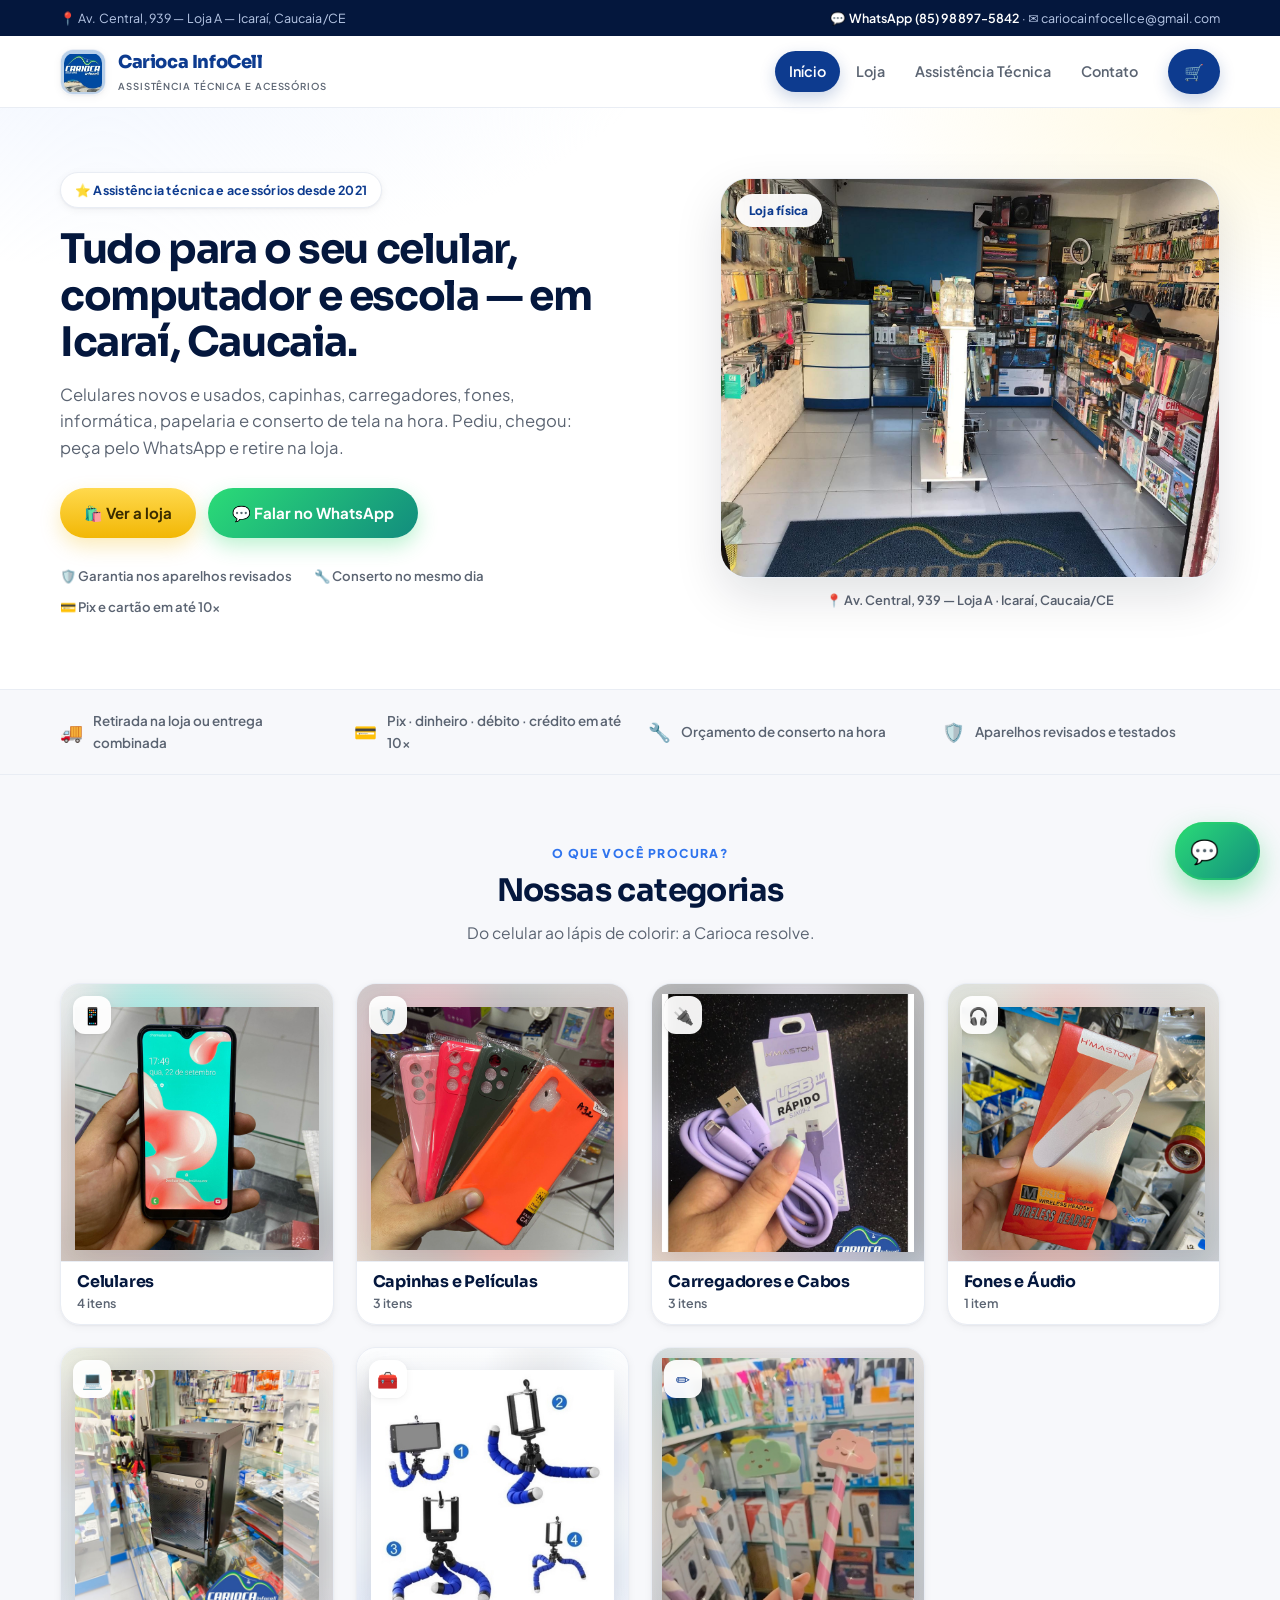
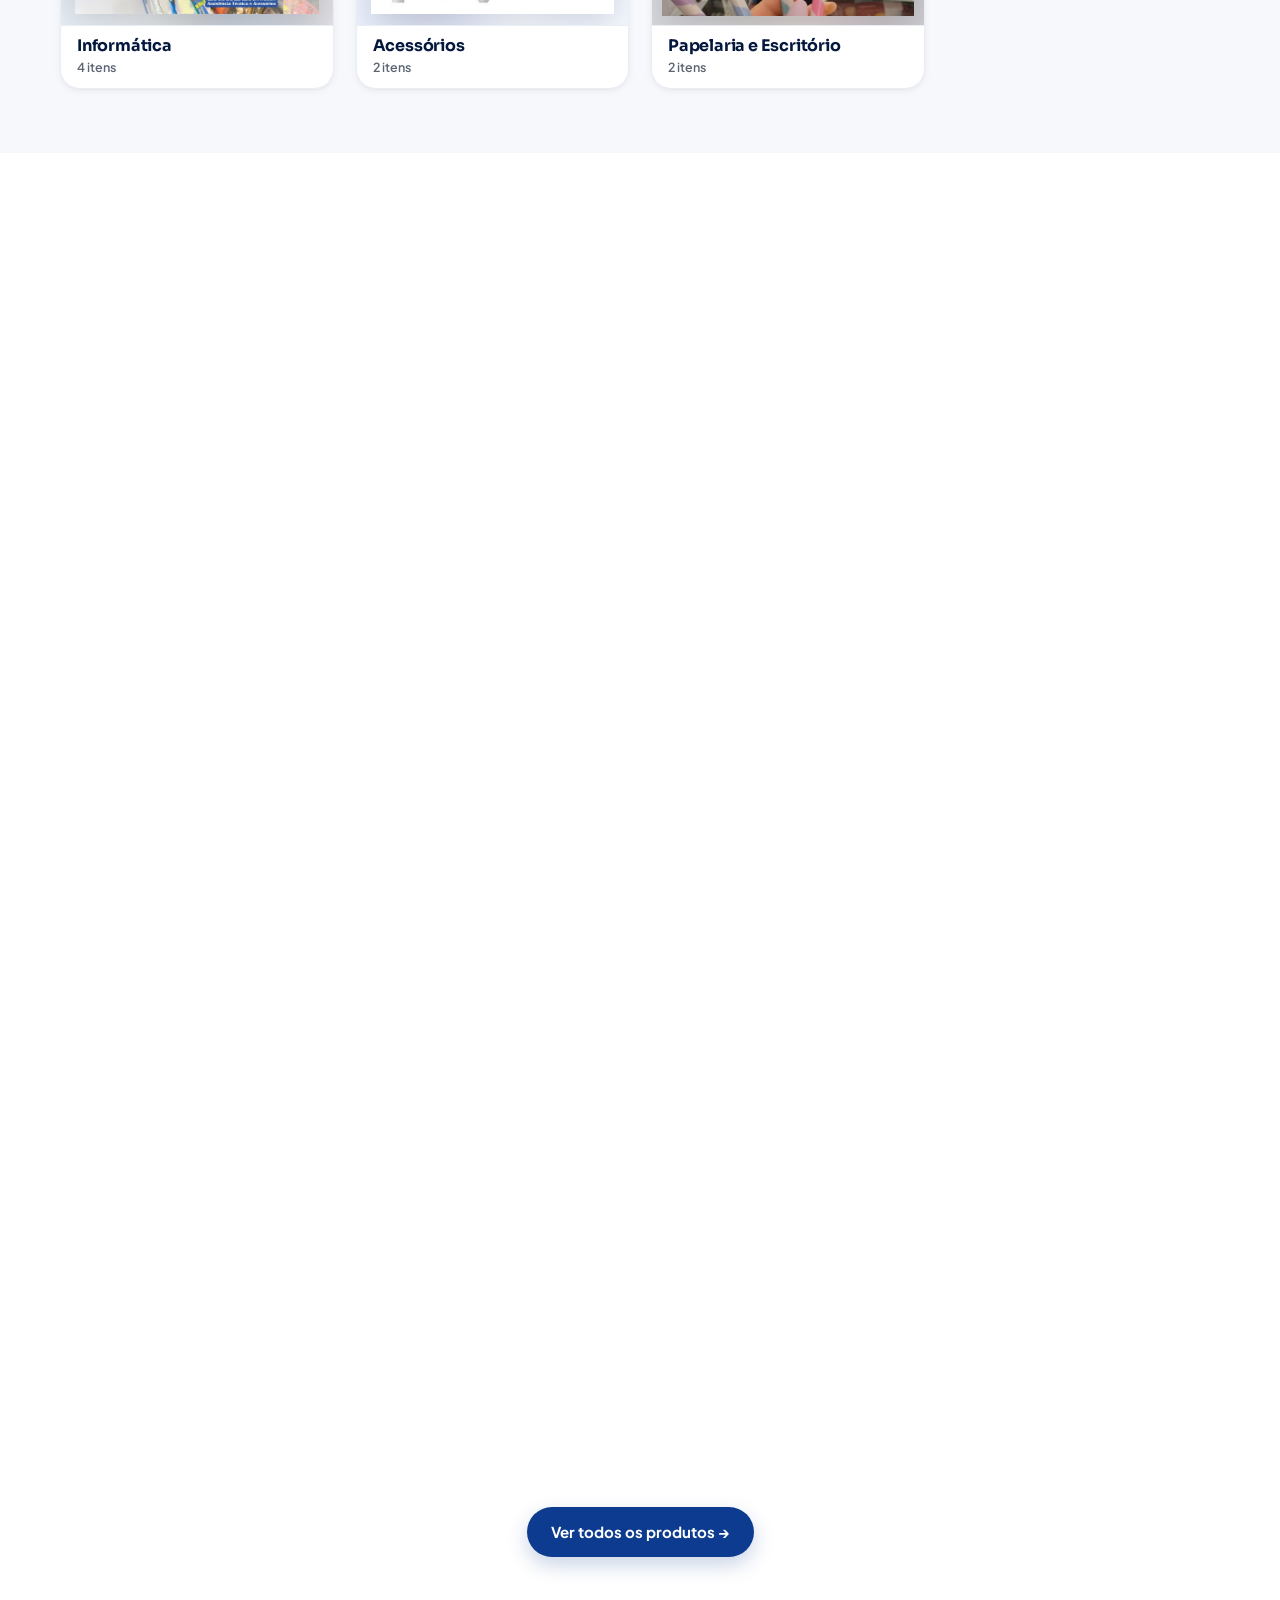
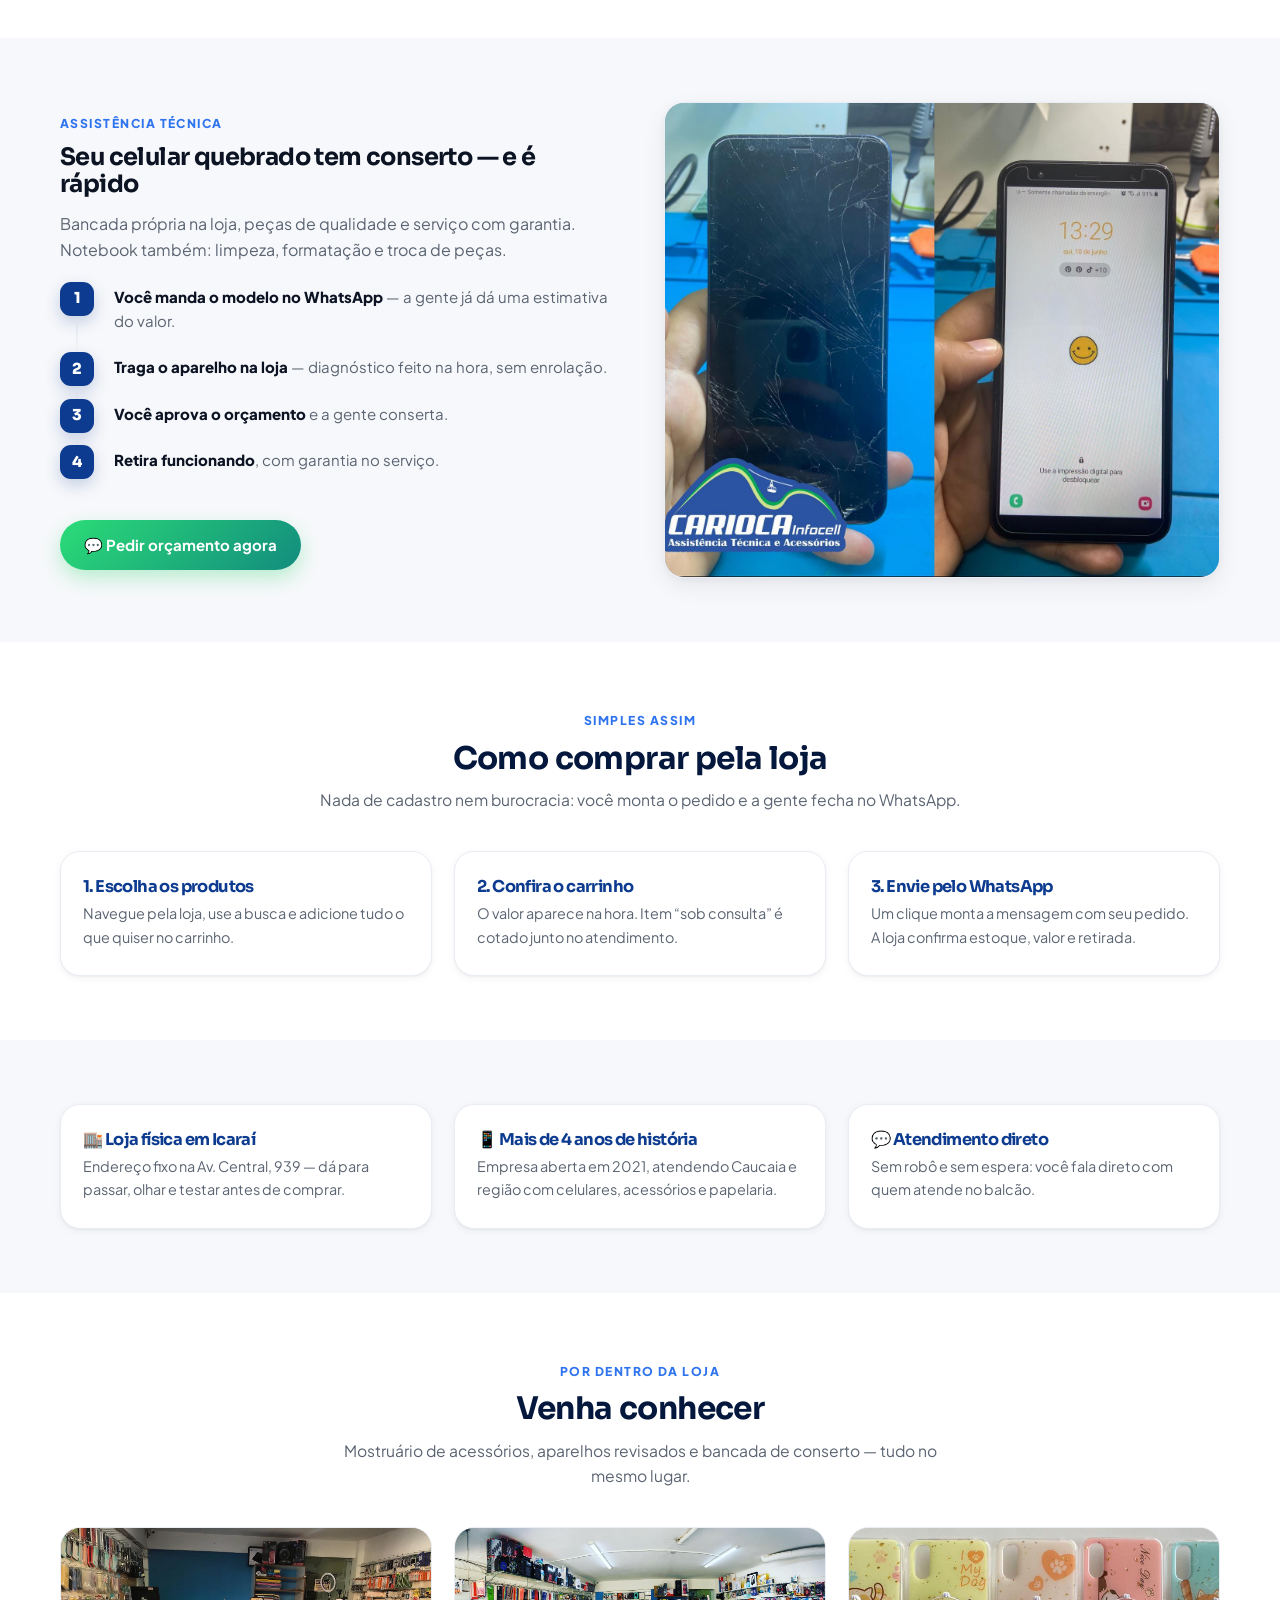
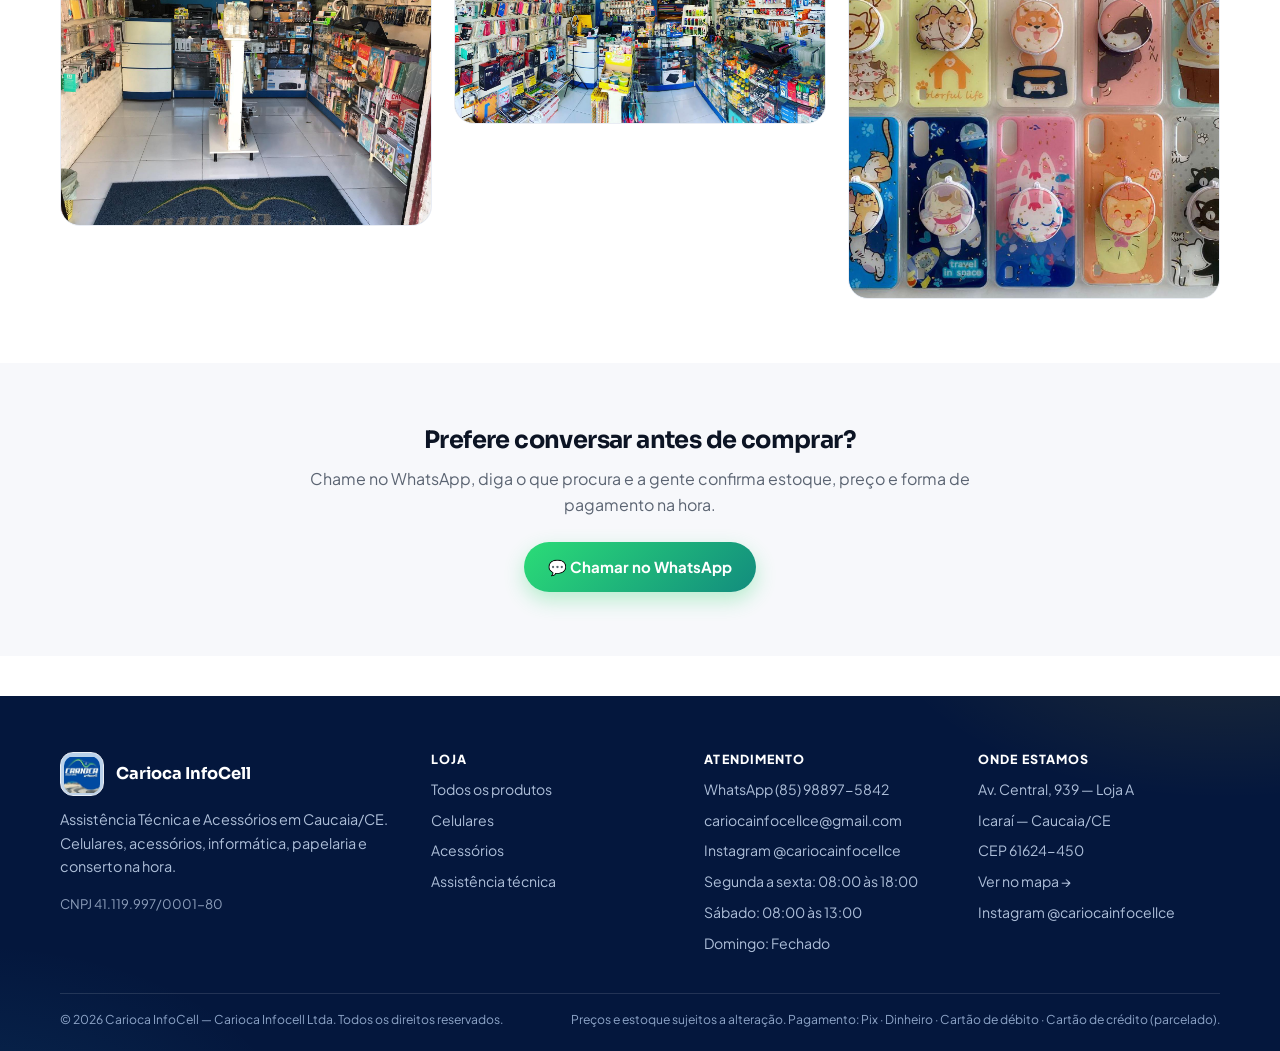
<file: index.html>
<!DOCTYPE html>
<html lang="pt-BR">
<head>
<meta charset="utf-8">
<meta name="viewport" content="width=device-width,initial-scale=1">
<title>Carioca InfoCell — Celulares, Acessórios e Assistência Técnica em Caucaia/CE</title>
<meta name="description" content="Carioca InfoCell: celulares novos e usados, capinhas, carregadores, fones, informática, papelaria e assistência técnica em Icaraí, Caucaia/CE. Peça pelo WhatsApp.">
<meta name="theme-color" content="#0d3b8f">
<meta property="og:title" content="Carioca InfoCell — Loja e Assistência Técnica em Caucaia/CE">
<meta property="og:description" content="Celulares, acessórios, informática e conserto na hora. Av. Central, 939 — Icaraí, Caucaia/CE.">
<meta property="og:type" content="website">
<link rel="icon" href="assets/img/logo.jpg">
<link rel="stylesheet" href="assets/css/style.css?v=7">
</head>
<body data-page="inicio">
<div id="topo"></div>

<!-- HERO -->
<section class="hero">
  <span class="hero-glow" aria-hidden="true"></span>
  <div class="wrap">
    <div class="hero-txt">
      <span class="selo">⭐ Assistência técnica e acessórios desde 2021</span>
      <h1>Tudo para o seu celular, computador e escola — em Icaraí, Caucaia.</h1>
      <p>Celulares novos e usados, capinhas, carregadores, fones, informática, papelaria e conserto de tela na hora. Pediu, chegou: peça pelo WhatsApp e retire na loja.</p>
      <div class="hero-btns">
        <a class="btn btn-amarelo" href="loja.html">🛍️ Ver a loja</a>
        <a class="btn btn-zap" target="_blank" rel="noopener" href="#" id="zapHero">💬 Falar no WhatsApp</a>
      </div>
      <div class="hero-selos">
        <span>🛡️ Garantia nos aparelhos revisados</span>
        <span>🔧 Conserto no mesmo dia</span>
        <span>💳 Pix e cartão em até 10x</span>
      </div>
    </div>

    <!-- a foto aparece INTEIRA: a imagem fica por cima de uma cópia desfocada dela mesma -->
    <div class="hero-card">
      <span class="nota">Loja física</span>
      <div class="foto">
        <span class="foto-bg" style="background-image:url(&quot;assets/img/loja-interior.jpg&quot;)" aria-hidden="true"></span>
        <img src="assets/img/loja-interior.jpg" alt="Interior da loja Carioca InfoCell, com as prateleiras de acessórios e o balcão" decoding="async">
      </div>
      <span class="local">📍 Av. Central, 939 — Loja A · Icaraí, Caucaia/CE</span>
    </div>
  </div>
</section>

<!-- VANTAGENS -->
<div class="faixa"><div class="wrap">
  <div class="faixa-item"><i>🚚</i><span>Retirada na loja ou entrega combinada</span></div>
  <div class="faixa-item"><i>💳</i><span>Pix · dinheiro · débito · crédito em até 10x</span></div>
  <div class="faixa-item"><i>🔧</i><span>Orçamento de conserto na hora</span></div>
  <div class="faixa-item"><i>🛡️</i><span>Aparelhos revisados e testados</span></div>
</div></div>

<!-- CATEGORIAS -->
<section class="alt">
  <div class="wrap">
    <div class="titulo">
      <span class="kicker">O que você procura?</span>
      <h2>Nossas categorias</h2>
      <p>Do celular ao lápis de colorir: a Carioca resolve.</p>
    </div>
    <div class="grade g4" id="categorias"></div>
  </div>
</section>

<!-- DESTAQUES -->
<section>
  <div class="wrap">
    <div class="titulo">
      <span class="kicker">Ofertas da semana</span>
      <h2>Destaques da loja</h2>
      <p>Preços de hoje — estoque gira rápido, confirme pelo WhatsApp.</p>
    </div>
    <div class="grade g4" id="destaques"></div>
    <p style="text-align:center;margin-top:34px">
      <a class="btn btn-azul" href="loja.html">Ver todos os produtos →</a>
    </p>
  </div>
</section>

<!-- ASSISTÊNCIA TÉCNICA -->
<section class="alt">
  <div class="wrap two">
    <div>
      <span class="kicker-claro">Assistência técnica</span>
      <h2>Seu celular quebrado tem conserto — e é rápido</h2>
      <p style="color:var(--txt-2)">Bancada própria na loja, peças de qualidade e serviço com garantia. Notebook também: limpeza, formatação e troca de peças.</p>
      <ol class="passos">
        <li><b>Você manda o modelo no WhatsApp</b> — a gente já dá uma estimativa do valor.</li>
        <li><b>Traga o aparelho na loja</b> — diagnóstico feito na hora, sem enrolação.</li>
        <li><b>Você aprova o orçamento</b> e a gente conserta.</li>
        <li><b>Retira funcionando</b>, com garantia no serviço.</li>
      </ol>
      <a class="btn btn-zap" target="_blank" rel="noopener" href="#" id="zapServico">💬 Pedir orçamento agora</a>
    </div>
    <div class="foto" style="aspect-ratio:7/6">
      <span class="foto-bg" style="background-image:url(&quot;assets/img/assistencia-tela.jpg&quot;)" aria-hidden="true"></span>
      <img src="assets/img/assistencia-tela.jpg" alt="Celular com a tela quebrada e o mesmo aparelho depois do conserto" decoding="async">
    </div>
  </div>
</section>

<!-- COMO COMPRAR -->
<section>
  <div class="wrap">
    <div class="titulo">
      <span class="kicker">Simples assim</span>
      <h2>Como comprar pela loja</h2>
      <p>Nada de cadastro nem burocracia: você monta o pedido e a gente fecha no WhatsApp.</p>
    </div>
    <div class="grade g3">
      <div class="servico"><h3>1. Escolha os produtos</h3><p>Navegue pela loja, use a busca e adicione tudo o que quiser no carrinho.</p></div>
      <div class="servico"><h3>2. Confira o carrinho</h3><p>O valor aparece na hora. Item “sob consulta” é cotado junto no atendimento.</p></div>
      <div class="servico"><h3>3. Envie pelo WhatsApp</h3><p>Um clique monta a mensagem com seu pedido. A loja confirma estoque, valor e retirada.</p></div>
    </div>
  </div>
</section>

<!-- CONFIANÇA -->
<section class="alt">
  <div class="wrap">
    <div class="grade g3">
      <div class="servico"><h3>🏬 Loja física em Icaraí</h3><p>Endereço fixo na Av. Central, 939 — dá para passar, olhar e testar antes de comprar.</p></div>
      <div class="servico"><h3>📱 Mais de 4 anos de história</h3><p>Empresa aberta em 2021, atendendo Caucaia e região com celulares, acessórios e papelaria.</p></div>
      <div class="servico"><h3>💬 Atendimento direto</h3><p>Sem robô e sem espera: você fala direto com quem atende no balcão.</p></div>
    </div>
  </div>
</section>

<!-- GALERIA DA LOJA -->
<section>
  <div class="wrap">
    <div class="titulo">
      <span class="kicker">Por dentro da loja</span>
      <h2>Venha conhecer</h2>
      <p>Mostruário de acessórios, aparelhos revisados e bancada de conserto — tudo no mesmo lugar.</p>
    </div>
    <div class="grade g3 galeria">
      <div class="foto">
        <span class="foto-bg" style="background-image:url(&quot;assets/img/loja-interior.jpg&quot;)" aria-hidden="true"></span>
        <img src="assets/img/loja-interior.jpg" alt="Interior da loja Carioca InfoCell, com o balcão e os produtos" loading="lazy" decoding="async">
      </div>
      <div class="foto">
        <span class="foto-bg" style="background-image:url(&quot;assets/img/loja-prateleiras.jpg&quot;)" aria-hidden="true"></span>
        <img src="assets/img/loja-prateleiras.jpg" alt="Prateleiras com acessórios e produtos organizados na loja" loading="lazy" decoding="async">
      </div>
      <div class="foto">
        <span class="foto-bg" style="background-image:url(&quot;assets/img/capinhas-animais.jpg&quot;)" aria-hidden="true"></span>
        <img src="assets/img/capinhas-animais.jpg" alt="Capinhas de celular coloridas expostas na loja" loading="lazy" decoding="async">
      </div>
    </div>
  </div>
</section>

<!-- CTA -->
<section class="alt">
  <div class="wrap" style="text-align:center;max-width:760px">
    <h2>Prefere conversar antes de comprar?</h2>
    <p style="color:var(--txt-2);margin:0 auto 24px">Chame no WhatsApp, diga o que procura e a gente confirma estoque, preço e forma de pagamento na hora.</p>
    <a class="btn btn-zap" target="_blank" rel="noopener" href="#" id="zapCta">💬 Chamar no WhatsApp</a>
  </div>
</section>

<div id="rodape"></div>
<div id="toast" class="toast"></div>

<script src="assets/js/config.js"></script>
<script src="assets/js/catalogo.js"></script>
<script src="assets/js/app.js"></script>
<script>
  document.addEventListener("DOMContentLoaded", function () {
    var z = function (t) { return "https://wa.me/" + LOJA.whatsapp + "?text=" + encodeURIComponent(t); };
    document.getElementById("zapHero").href = z("Olá! Vim pelo site da Carioca InfoCell e quero saber mais.");
    document.getElementById("zapServico").href = z("Olá! Preciso de um orçamento de conserto. Aparelho: ");
    document.getElementById("zapCta").href = z("Olá! Vim pelo site da Carioca InfoCell e tenho uma dúvida.");
  });
</script>
</body>
</html>
</file>
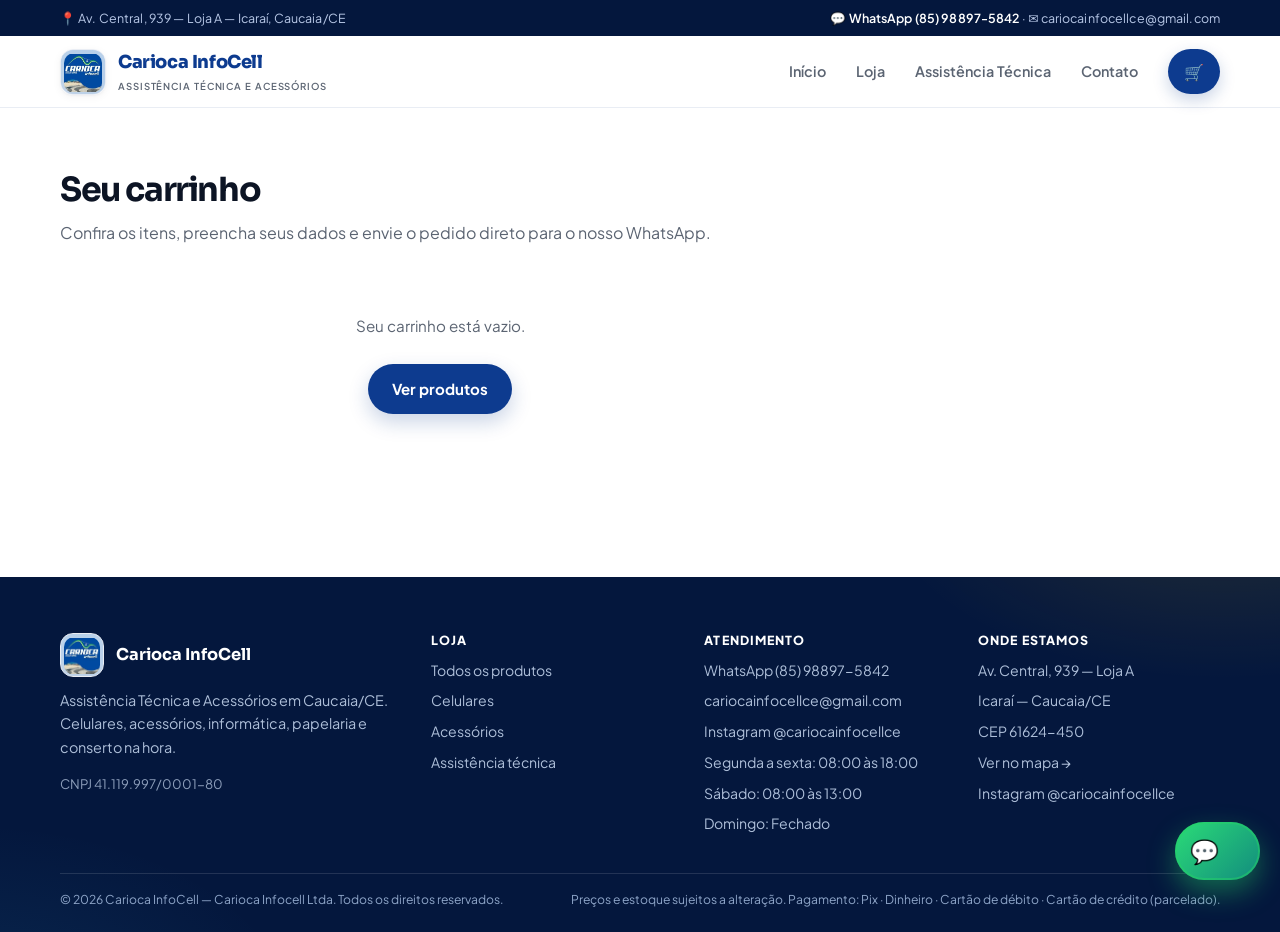
<file: carrinho.html>
<!DOCTYPE html>
<html lang="pt-BR">
<head>
<meta charset="utf-8">
<meta name="viewport" content="width=device-width,initial-scale=1">
<title>Carrinho e pedido — Carioca InfoCell</title>
<meta name="description" content="Finalize seu pedido na Carioca InfoCell e envie pelo WhatsApp.">
<meta name="theme-color" content="#0d3b8f">
<meta name="robots" content="noindex">
<link rel="icon" href="assets/img/logo.jpg">
<link rel="stylesheet" href="assets/css/style.css?v=7">
</head>
<body data-page="carrinho">
<div id="topo"></div>

<section>
  <div class="wrap">
    <h1 style="font-size:clamp(1.7rem,2.6vw,2.2rem)">Seu carrinho</h1>
    <p style="color:var(--txt-2);margin-top:-6px">Confira os itens, preencha seus dados e envie o pedido direto para o nosso WhatsApp.</p>
    <div class="carrinho-grid" style="margin-top:24px">
      <div>
        <div id="carrinhoPalco"></div>
      </div>
      <div id="ladoCheckout">
        <div class="resumo">
          <h3 style="margin-top:0">Resumo do pedido</h3>
          <div class="linha"><span>Subtotal</span><span id="subtotal">R$ 0,00</span></div>
          <div class="linha"><span>Entrega</span><span>Combinada no WhatsApp</span></div>
          <div class="total"><span>Total</span><span id="total">R$ 0,00</span></div>
          <p class="aviso" id="obsSemPreco" style="display:none;margin-top:12px">
            Há itens <b>sob consulta</b> no carrinho: o valor deles é informado no WhatsApp.
          </p>

          <div style="border-top:1px solid var(--linha);margin-top:16px;padding-top:16px">
            <h3 style="margin:0 0 12px;font-size:1rem">Seus dados</h3>
            <div class="campo"><label for="nome">Nome completo *</label><input id="nome" autocomplete="name" placeholder="Como devemos te chamar?"></div>
            <div class="campo"><label for="fone">WhatsApp / telefone *</label><input id="fone" inputmode="tel" autocomplete="tel" placeholder="(85) 9 0000-0000"></div>
            <div class="campo"><label for="entrega">Como quer receber?</label>
              <select id="entrega">
                <option>Retirar na loja (Icaraí, Caucaia)</option>
                <option>Entrega em Caucaia — combinar no WhatsApp</option>
                <option>Entrega em outra cidade — combinar frete</option>
              </select>
            </div>
            <div class="campo"><label for="pagamento">Forma de pagamento</label>
              <select id="pagamento">
                <option>Pix</option>
                <option>Dinheiro</option>
                <option>Cartão de débito</option>
                <option>Cartão de crédito (parcelado)</option>
                <option>A combinar</option>
              </select>
            </div>
            <div class="campo"><label for="obs">Observação (opcional)</label><textarea id="obs" rows="2" placeholder="Ex.: preciso de película para o mesmo aparelho"></textarea></div>
          </div>

          <button class="btn btn-zap" id="enviar" style="width:100%;justify-content:center;margin-top:6px">💬 Enviar pedido no WhatsApp</button>
          <p style="font-size:.78rem;color:var(--txt-2);margin:10px 0 0">
            Ao enviar, abrimos o WhatsApp com o resumo do pedido pronto. Nada é cobrado automaticamente —
            a confirmação de estoque e valor final é feita no atendimento.
          </p>
        </div>
      </div>
    </div>
  </div>
</section>

<div id="rodape"></div>
<div id="toast" class="toast"></div>
<script src="assets/js/config.js"></script>
<script src="assets/js/catalogo.js"></script>
<script src="assets/js/app.js"></script>
</body>
</html>
</file>
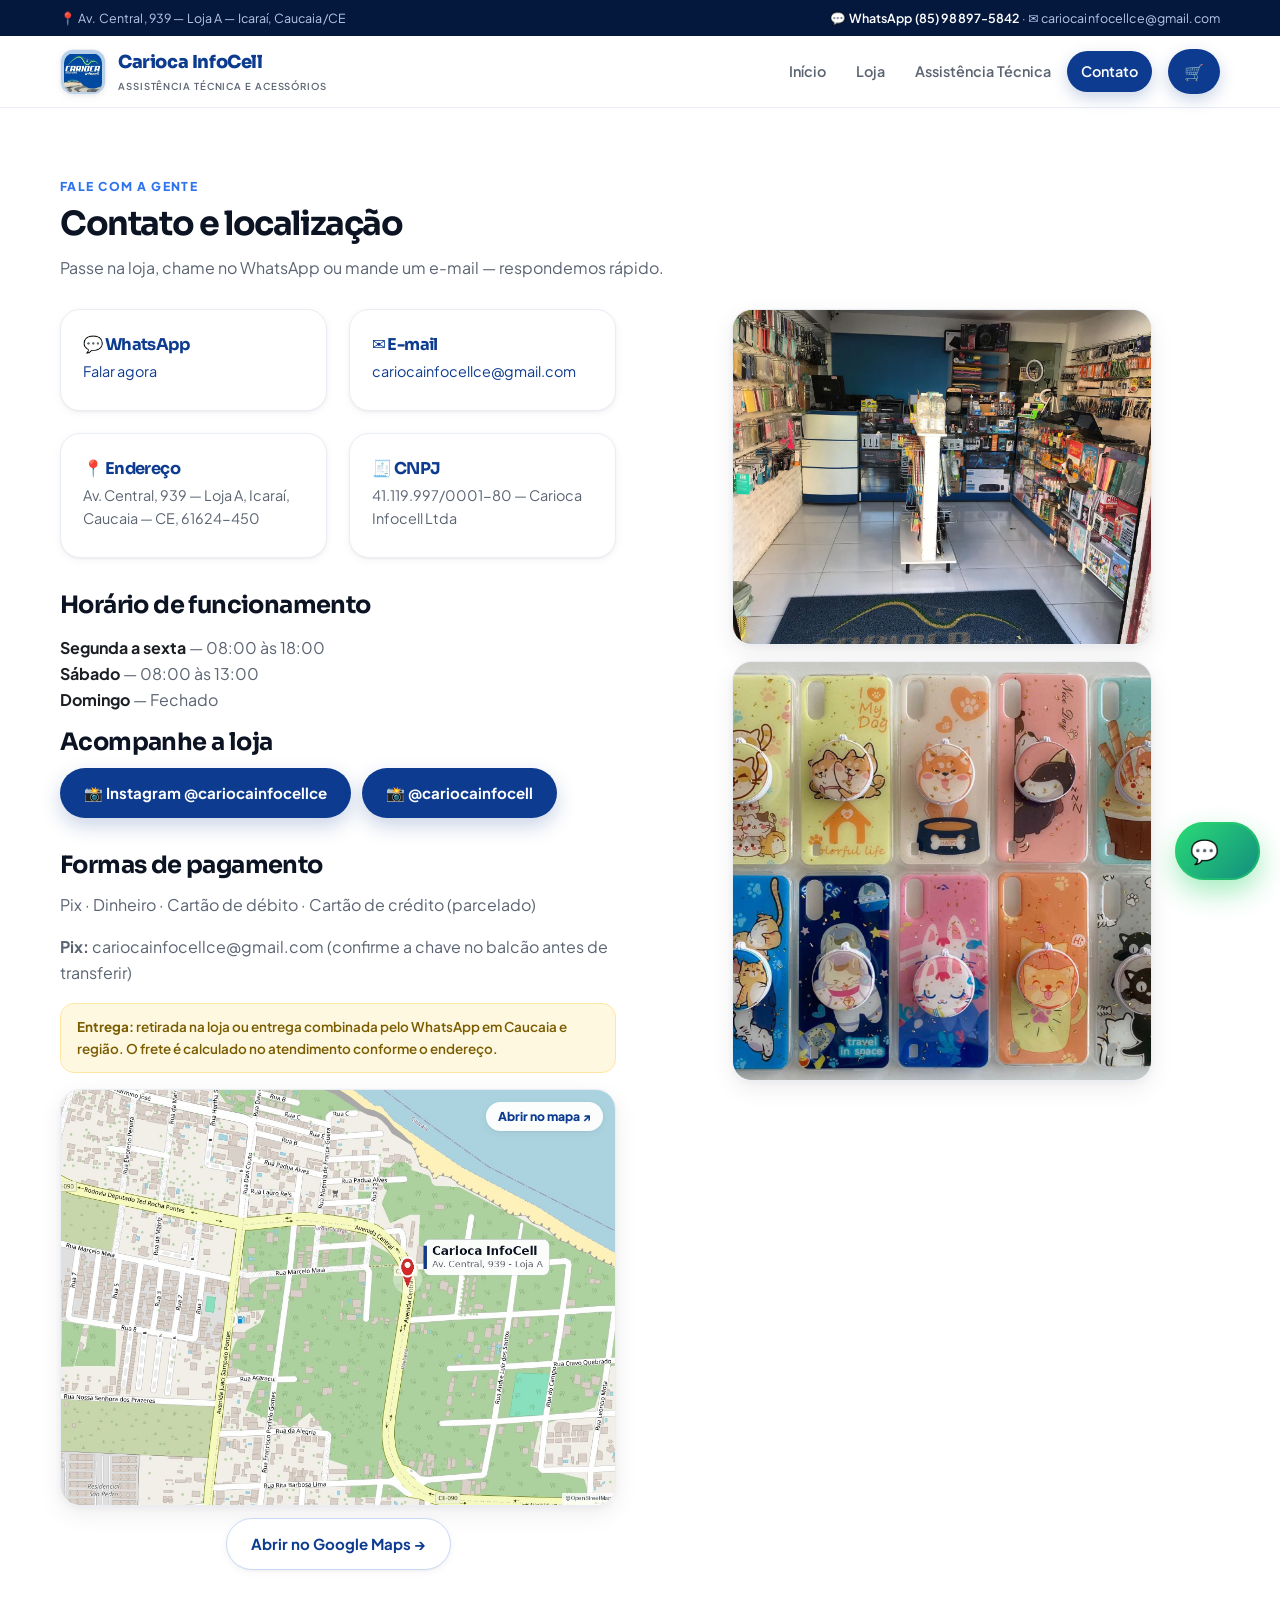
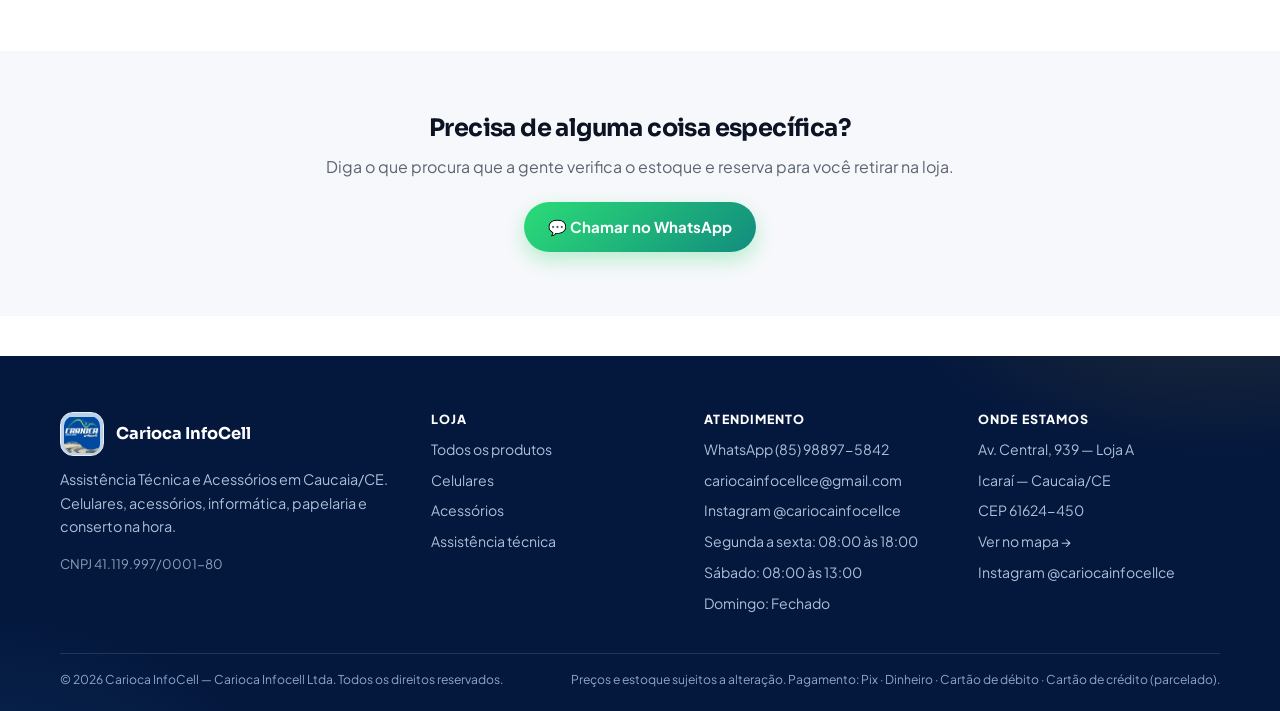
<file: contato.html>
<!DOCTYPE html>
<html lang="pt-BR">
<head>
<meta charset="utf-8">
<meta name="viewport" content="width=device-width,initial-scale=1">
<title>Contato e localização — Carioca InfoCell | Icaraí, Caucaia/CE</title>
<meta name="description" content="Av. Central, 939 — Loja A, Icaraí, Caucaia/CE. WhatsApp, e-mail, horários e Instagram da Carioca InfoCell.">
<meta name="theme-color" content="#0d3b8f">
<link rel="icon" href="assets/img/logo.jpg">
<link rel="stylesheet" href="assets/css/style.css?v=7">
</head>
<body data-page="contato">
<div id="topo"></div>

<section>
  <div class="wrap">
    <span class="kicker-claro">Fale com a gente</span>
    <h1 style="font-size:clamp(1.7rem,2.6vw,2.2rem)">Contato e localização</h1>
    <p style="color:var(--txt-2);margin-top:-6px">Passe na loja, chame no WhatsApp ou mande um e-mail — respondemos rápido.</p>

    <div class="two" style="margin-top:28px;align-items:start">
      <div>
        <div class="grade g3" style="grid-template-columns:1fr 1fr">
          <div class="servico"><h3>💬 WhatsApp</h3><p><a id="zapLink" target="_blank" rel="noopener" href="#">Falar agora</a></p></div>
          <div class="servico"><h3>✉️ E-mail</h3><p><a id="mailLink" href="#">Carregando…</a></p></div>
          <div class="servico"><h3>📍 Endereço</h3><p id="endTxt"></p></div>
          <div class="servico"><h3>🧾 CNPJ</h3><p id="cnpjTxt"></p></div>
        </div>

        <h2 style="margin-top:34px">Horário de funcionamento</h2>
        <ul style="list-style:none;padding:0;color:#5b6472" id="horarios"></ul>

        <h2>Acompanhe a loja</h2>
        <p>
          <a class="btn btn-azul" target="_blank" rel="noopener" id="ig1">📸 Instagram @cariocainfocellce</a>
          <a class="btn btn-azul" target="_blank" rel="noopener" id="ig2" style="margin-left:8px">📸 @cariocainfocell</a>
        </p>

        <h2 style="margin-top:34px">Formas de pagamento</h2>
        <p style="color:#5b6472" id="pags"></p>
        <p style="color:#5b6472"><b>Pix:</b> <span id="pixTxt"></span> (confirme a chave no balcão antes de transferir)</p>

        <div class="aviso" style="margin-top:18px">
          <b>Entrega:</b> retirada na loja ou entrega combinada pelo WhatsApp em Caucaia e região.
          O frete é calculado no atendimento conforme o endereço.
        </div>

        <a class="mapa" id="mapaImg" target="_blank" rel="noopener" href="#" aria-label="Abrir a localização no Google Maps">
          <img src="assets/img/mapa-loja.jpg?v=2" alt="Mapa da localização da Carioca InfoCell na Av. Central, 939, Icaraí, Caucaia/CE" loading="lazy" width="1024" height="768">
        </a>
        <p style="text-align:center;margin-top:12px"><a class="btn btn-linha" style="color:var(--azul);border-color:#c9d9f7" id="mapaLink" target="_blank" rel="noopener" href="#">Abrir no Google Maps →</a></p>
      </div>

      <div>
        <div class="foto" style="aspect-ratio:5/4;max-width:420px;margin:0 auto">
          <span class="foto-bg" style="background-image:url(&quot;assets/img/loja-interior.jpg&quot;)" aria-hidden="true"></span>
          <img src="assets/img/loja-interior.jpg" alt="Interior da loja Carioca InfoCell, com as prateleiras de acessórios e o balcão">
        </div>
        <div class="foto" style="aspect-ratio:1/1;max-width:420px;margin:16px auto 0">
          <span class="foto-bg" style="background-image:url(&quot;assets/img/capinhas-animais.jpg&quot;)" aria-hidden="true"></span>
          <img src="assets/img/capinhas-animais.jpg" alt="Capinhas de celular coloridas expostas na loja">
        </div>
      </div>
    </div>
  </div>
</section>

<section class="alt">
  <div class="wrap" style="text-align:center">
    <h2>Precisa de alguma coisa específica?</h2>
    <p style="color:#5b6472;max-width:56ch;margin:0 auto 22px">Diga o que procura que a gente verifica o estoque e reserva para você retirar na loja.</p>
    <a class="btn btn-zap" target="_blank" rel="noopener" id="zapCta" href="#">💬 Chamar no WhatsApp</a>
  </div>
</section>

<div id="rodape"></div>
<div id="toast" class="toast"></div>
<script src="assets/js/config.js"></script>
<script src="assets/js/catalogo.js"></script>
<script src="assets/js/app.js"></script>
<script>
  document.addEventListener("DOMContentLoaded", function () {
    var z = function (t) { return "https://wa.me/" + LOJA.whatsapp + "?text=" + encodeURIComponent(t); };
    document.getElementById("zapLink").href = z("Olá! Vim pelo site da Carioca InfoCell.");
    document.getElementById("zapCta").href = z("Olá! Vim pelo site e queria verificar se vocês têm: ");
    document.getElementById("mailLink").href = "mailto:" + LOJA.email;
    document.getElementById("mailLink").textContent = LOJA.email;
    document.getElementById("endTxt").textContent = LOJA.endereco.completo;
    document.getElementById("cnpjTxt").textContent = LOJA.cnpj + " — " + LOJA.razaoSocial;
    document.getElementById("horarios").innerHTML = LOJA.horarios.map(function (h) {
      return "<li><b style='color:#1b1f24'>" + h[0] + "</b> — " + h[1] + "</li>";
    }).join("");
    document.getElementById("pags").textContent = LOJA.pagamentos.join(" · ");
    document.getElementById("pixTxt").textContent = LOJA.pix;
    document.getElementById("ig1").href = LOJA.instagram;
    document.getElementById("ig2").href = LOJA.instagram2;
    document.getElementById("mapaLink").href = LOJA.mapa;
    document.getElementById("mapaImg").href = LOJA.mapa;
  });
</script>
</body>
</html>
</file>
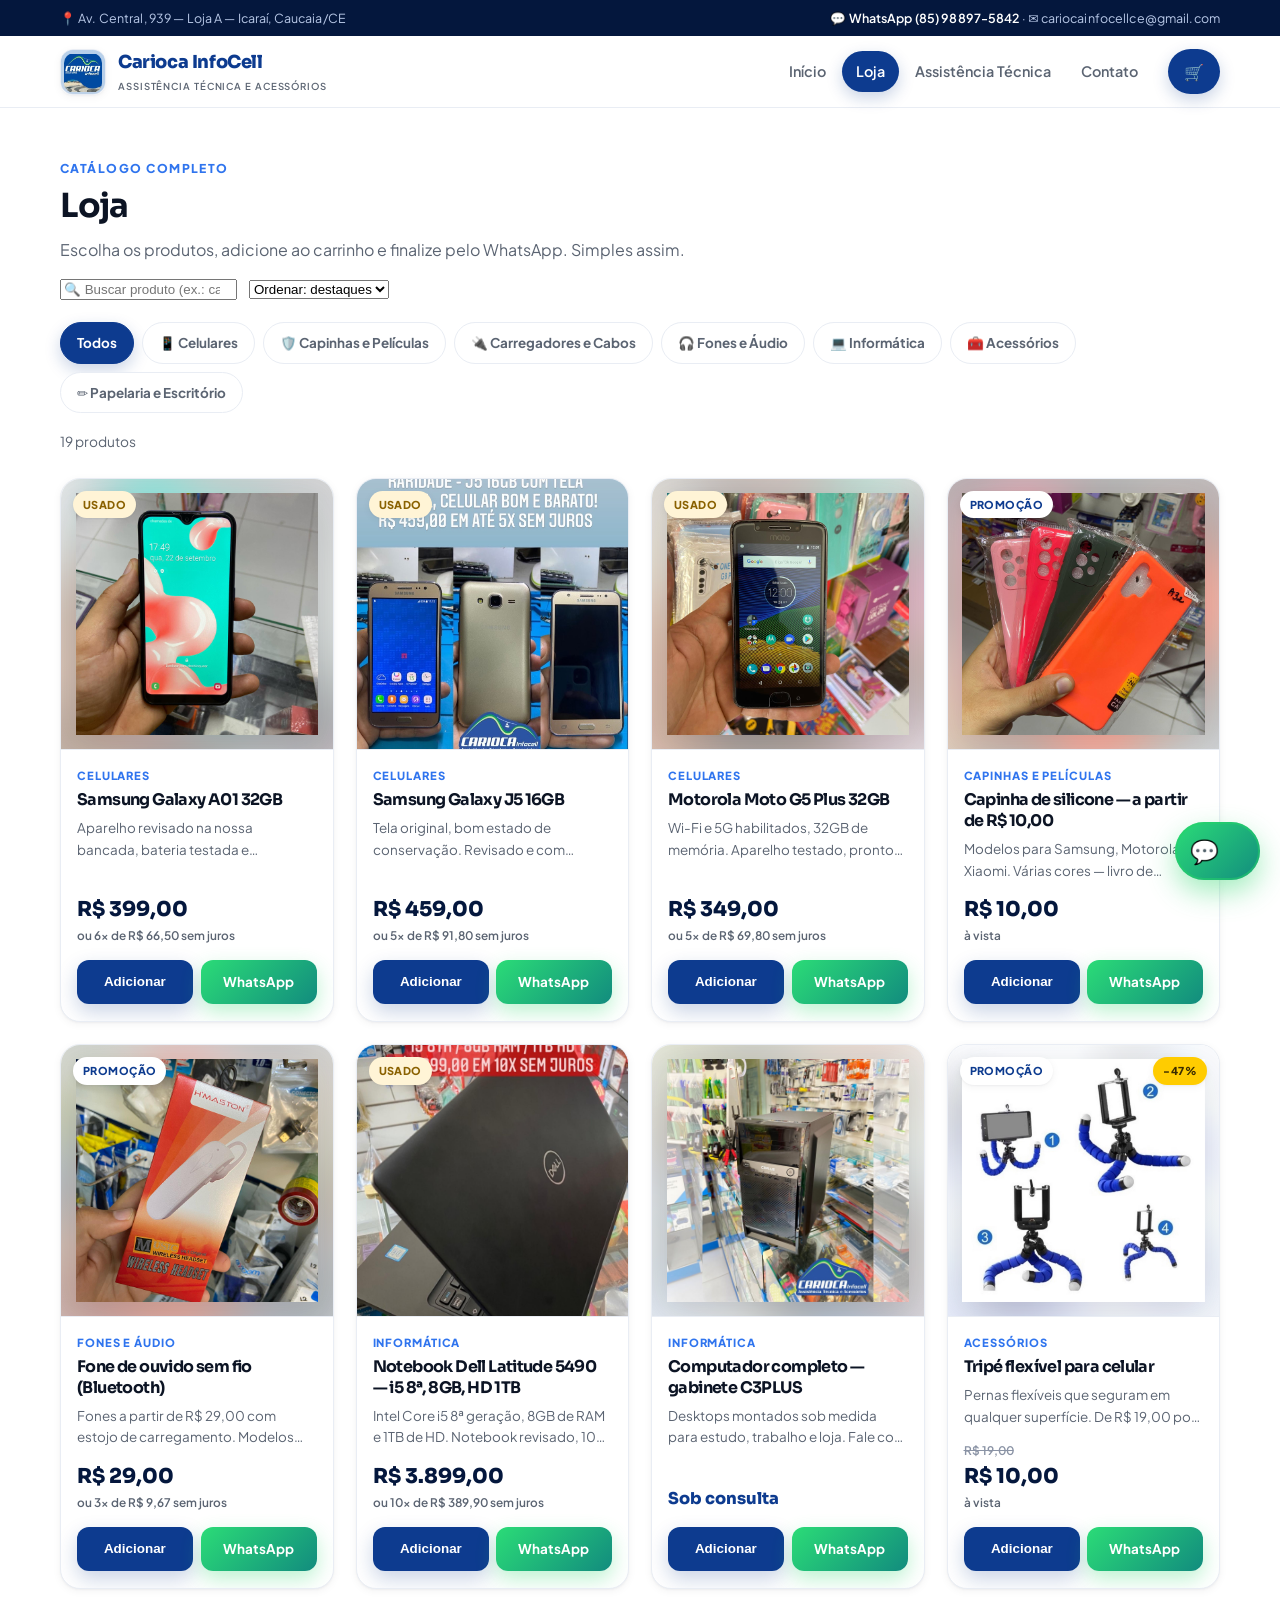
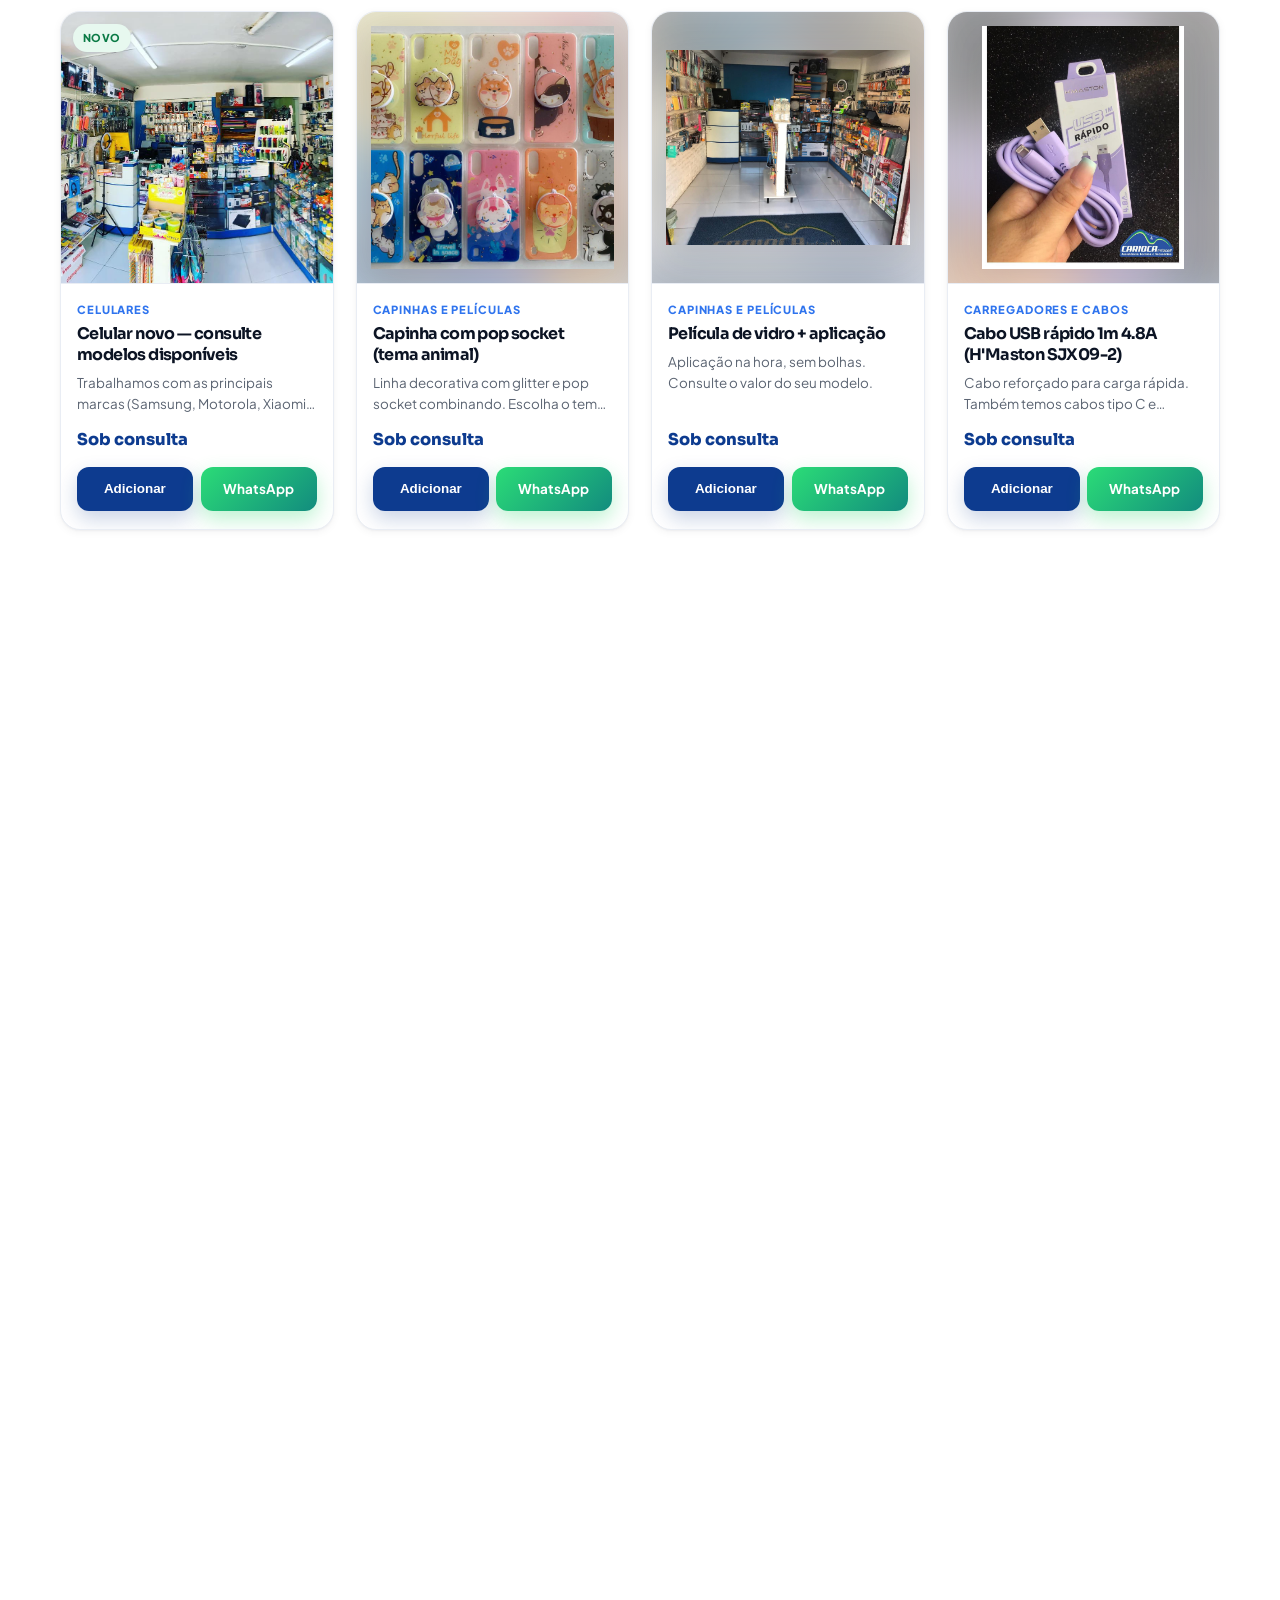
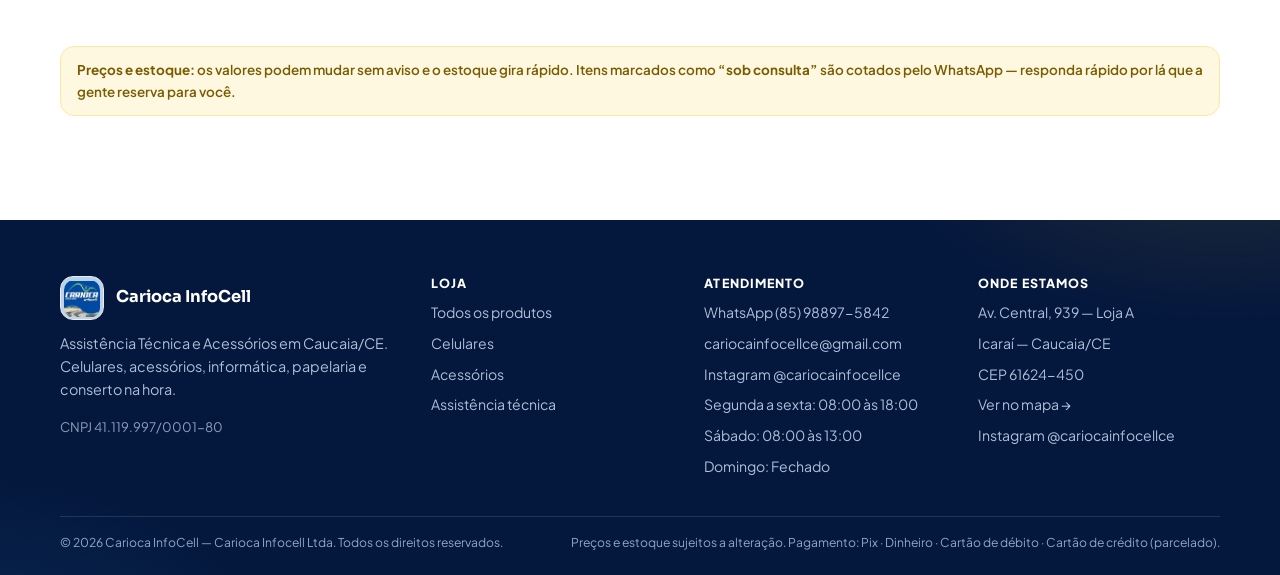
<file: loja.html>
<!DOCTYPE html>
<html lang="pt-BR">
<head>
<meta charset="utf-8">
<meta name="viewport" content="width=device-width,initial-scale=1">
<title>Loja — Carioca InfoCell | Celulares, acessórios e informática</title>
<meta name="description" content="Compre celulares, capinhas, carregadores, fones, notebooks e material de papelaria na Carioca InfoCell, Icaraí — Caucaia/CE.">
<meta name="theme-color" content="#0d3b8f">
<link rel="icon" href="assets/img/logo.jpg">
<link rel="stylesheet" href="assets/css/style.css?v=7">
</head>
<body data-page="loja">
<div id="topo"></div>

<section style="padding:46px 0 0">
  <div class="wrap">
    <span class="kicker-claro">Catálogo completo</span>
    <h1 style="font-size:clamp(1.7rem,2.6vw,2.2rem)">Loja</h1>
    <p style="color:var(--txt-2);margin-top:-6px">Escolha os produtos, adicione ao carrinho e finalize pelo WhatsApp. Simples assim.</p>
    <div class="filtros">
      <input type="search" id="busca" placeholder="🔍 Buscar produto (ex.: capinha, notebook, fone...)" aria-label="Buscar produto">
      <select id="ordem" aria-label="Ordenar">
        <option value="relevancia">Ordenar: destaques</option>
        <option value="menor">Menor preço</option>
        <option value="maior">Maior preço</option>
        <option value="nome">Nome (A–Z)</option>
      </select>
    </div>
    <div class="chips" id="chips"></div>
    <p style="color:#5b6472;font-size:.86rem;margin-top:14px" id="contador"></p>
  </div>
</section>

<section style="padding-top:10px">
  <div class="wrap">
    <div class="grade g4" id="lista"></div>
    <div class="aviso" style="margin-top:34px">
      <b>Preços e estoque:</b> os valores podem mudar sem aviso e o estoque gira rápido.
      Itens marcados como <b>“sob consulta”</b> são cotados pelo WhatsApp —
      responda rápido por lá que a gente reserva para você.
    </div>
  </div>
</section>

<div id="rodape"></div>
<div id="toast" class="toast"></div>
<script src="assets/js/config.js"></script>
<script src="assets/js/catalogo.js"></script>
<script src="assets/js/app.js"></script>
</body>
</html>
</file>
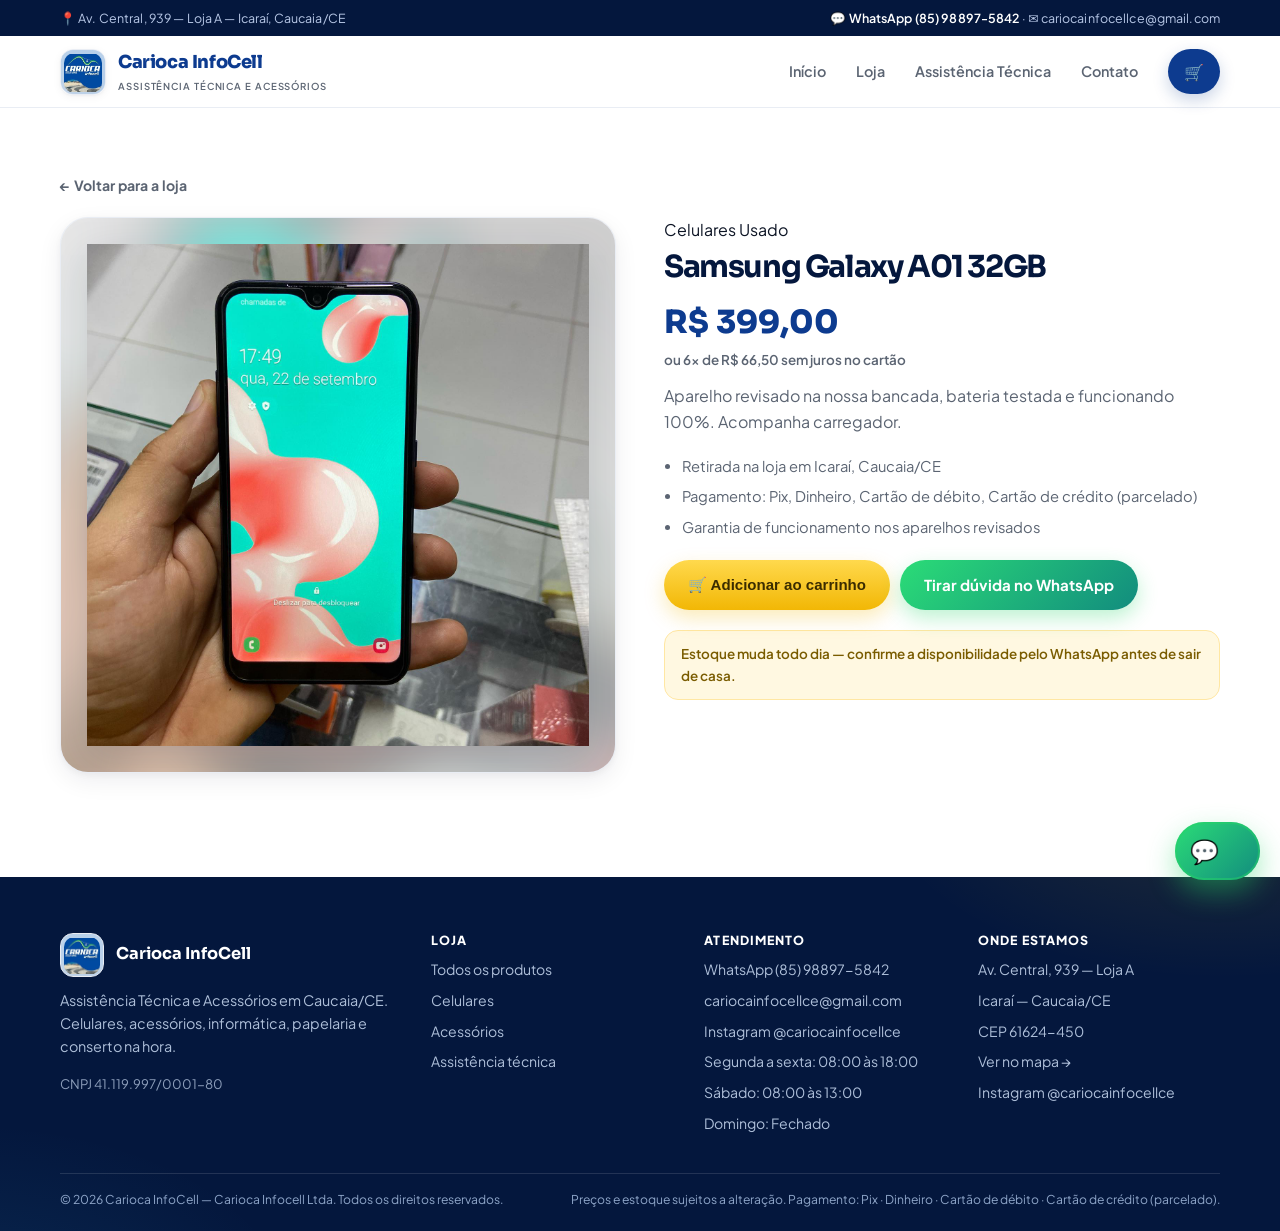
<file: produto.html>
<!DOCTYPE html>
<html lang="pt-BR">
<head>
<meta charset="utf-8">
<meta name="viewport" content="width=device-width,initial-scale=1">
<title>Produto — Carioca InfoCell</title>
<meta name="description" content="Detalhes do produto, preço e formas de pagamento na Carioca InfoCell, Icaraí — Caucaia/CE.">
<meta name="theme-color" content="#0d3b8f">
<link rel="icon" href="assets/img/logo.jpg">
<link rel="stylesheet" href="assets/css/style.css?v=7">
</head>
<body data-page="produto">
<div id="topo"></div>

<section>
  <div class="wrap" id="palco"></div>
</section>

<section class="alt" id="semelhantes-sec" hidden>
  <div class="wrap">
    <div class="titulo"><span>Veja também</span><h2>Quem viu este produto também levou</h2></div>
    <div class="grade g4" id="semelhantes"></div>
  </div>
</section>

<div id="rodape"></div>
<div id="toast" class="toast"></div>
<script src="assets/js/config.js"></script>
<script src="assets/js/catalogo.js"></script>
<script src="assets/js/app.js"></script>
<script>
  document.addEventListener("DOMContentLoaded", function () {
    var m = /[?&]id=([^&]+)/.exec(location.search);
    var p = m ? PRODUTOS.filter(function (x) { return x.id === m[1]; })[0] : null;
    if (!p) return;
    var outros = PRODUTOS.filter(function (x) { return x.cat === p.cat && x.id !== p.id; }).slice(0, 4);
    if (!outros.length) outros = PRODUTOS.filter(function (x) { return x.destaque && x.id !== p.id; }).slice(0, 4);
    if (outros.length) {
      document.getElementById("semelhantes-sec").hidden = false;
      document.getElementById("semelhantes").innerHTML = outros.map(function (x) {
        return "<article class=\"card\"><a class=\"foto\" href=\"produto.html?id=" + x.id + "\">" +
          "<span class=\"foto-bg\" style=\"background-image:url(&quot;" + x.img + "&quot;)\" aria-hidden=\"true\"></span>" +
          "<img src=\"" + x.img + "\" alt=\"" + x.nome + "\" loading=\"lazy\"></a>" +
          "<div class=\"corpo\"><span class=\"cat\">" + x.nome.slice(0, 22) + "</span>" +
          "<h3><a href=\"produto.html?id=" + x.id + "\" style=\"color:inherit\">" + x.nome + "</a></h3>" +
          "<div class=\"preco\">" + (x.preco ? x.preco.toLocaleString("pt-BR", { style: "currency", currency: "BRL" }) : "<span class='consultar'>Sob consulta</span>") + "</div>" +
          "<div class=\"acoes\"><button class=\"btn btn-azul\" onclick=\"window.ADD('" + x.id + "')\">Adicionar</button></div>" +
          "</div></article>";
      }).join("");
    }
  });
</script>
</body>
</html>
</file>
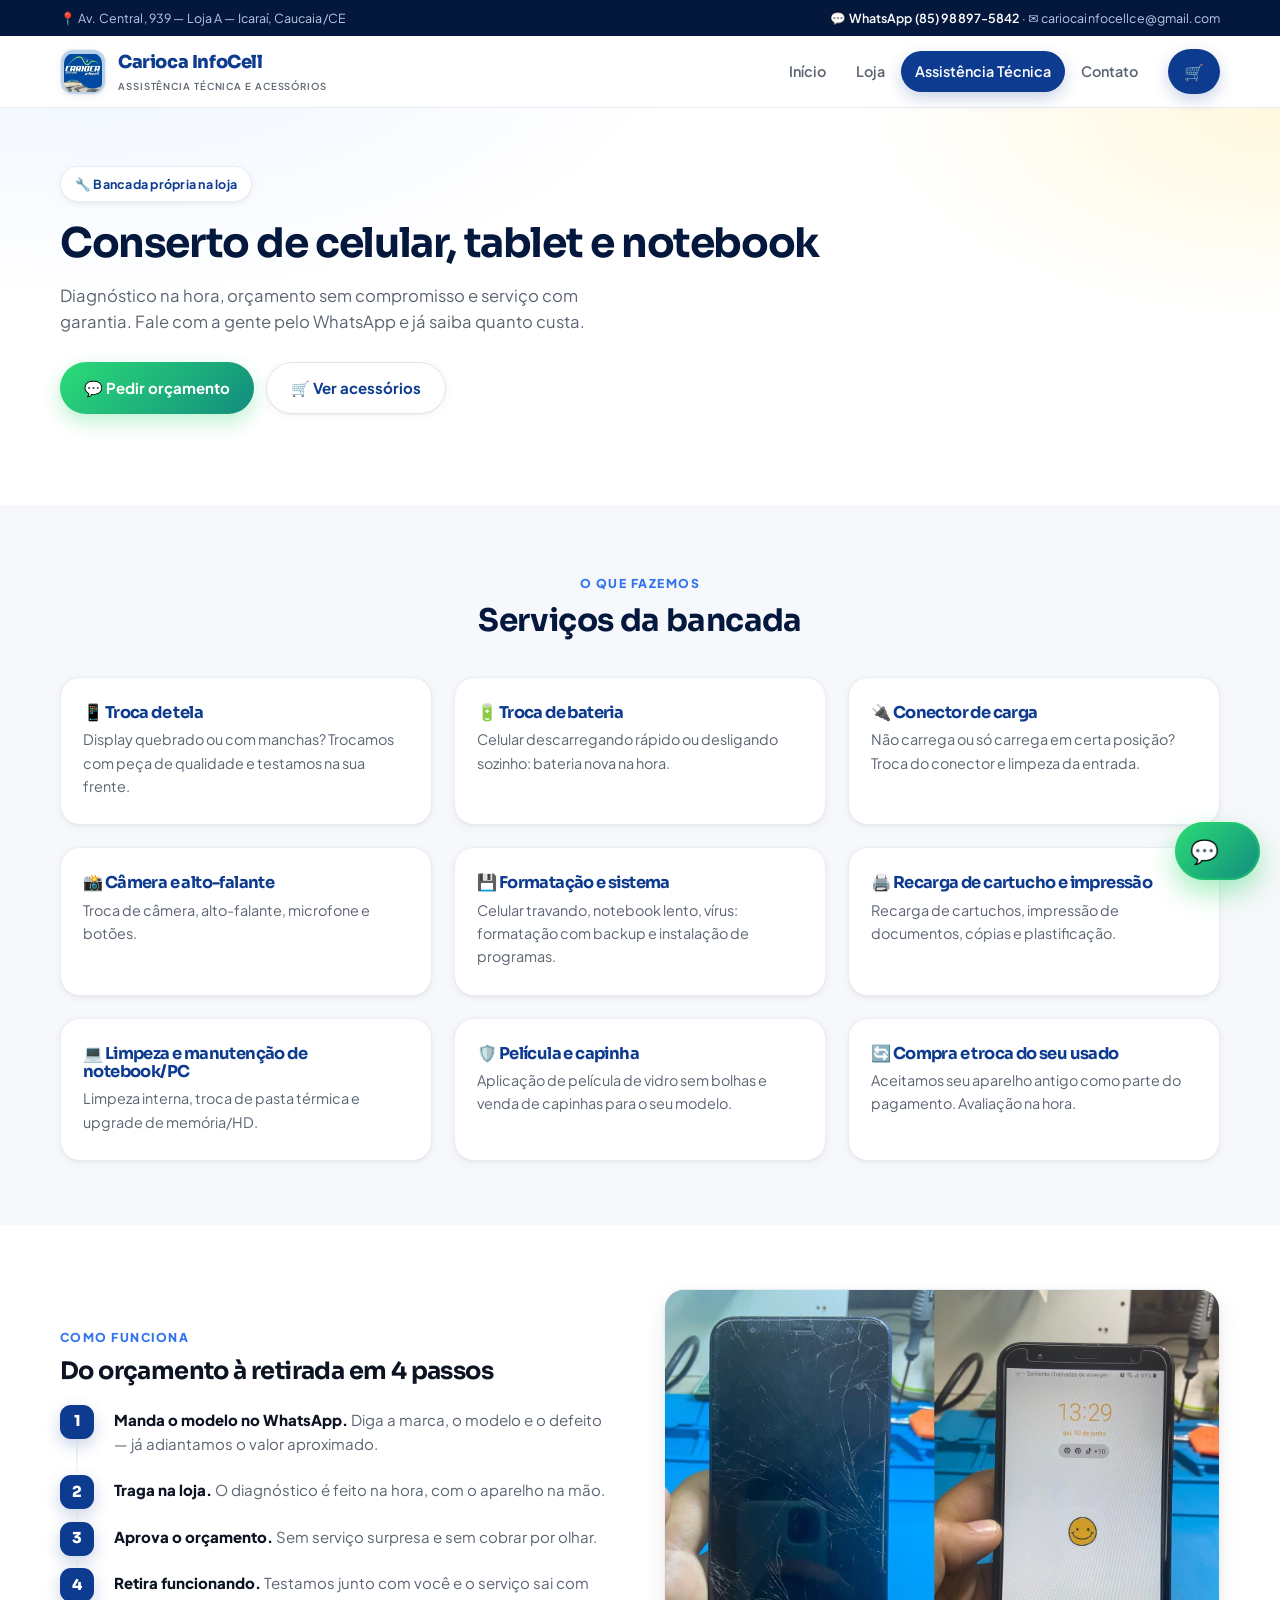
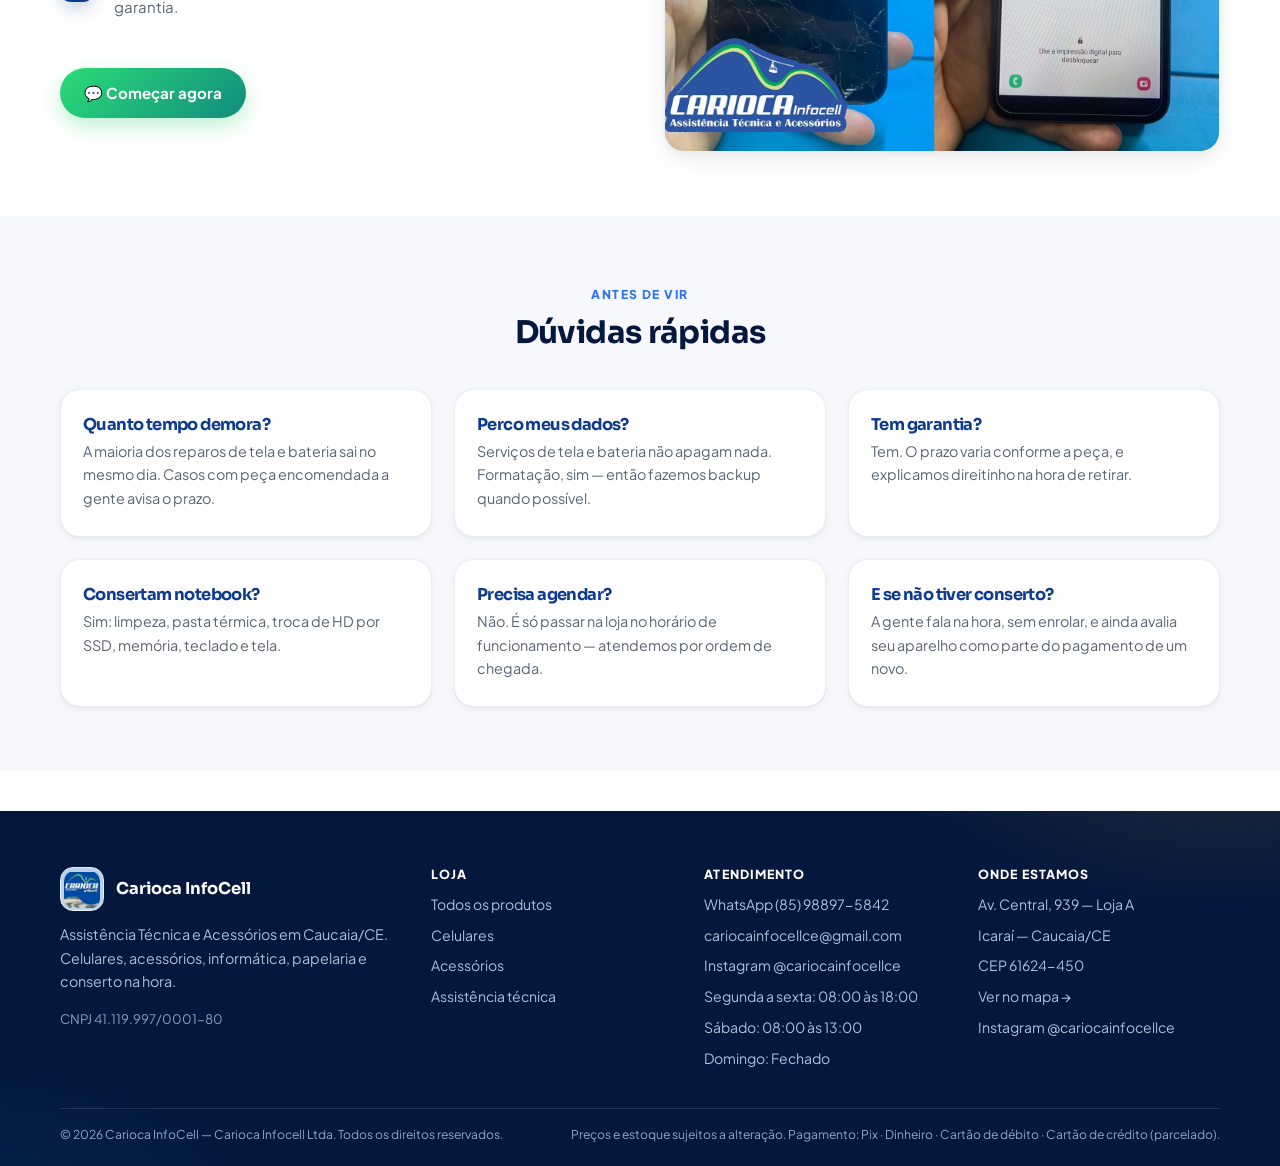
<file: servicos.html>
<!DOCTYPE html>
<html lang="pt-BR">
<head>
<meta charset="utf-8">
<meta name="viewport" content="width=device-width,initial-scale=1">
<title>Assistência Técnica — Carioca InfoCell | Conserto de celular e notebook em Caucaia</title>
<meta name="description" content="Troca de tela, bateria, formatação, recarga de cartucho e manutenção de notebook na Carioca InfoCell, Icaraí — Caucaia/CE.">
<meta name="theme-color" content="#0d3b8f">
<link rel="icon" href="assets/img/logo.jpg">
<link rel="stylesheet" href="assets/css/style.css?v=7">
</head>
<body data-page="servicos">
<div id="topo"></div>

<section class="hero" style="padding:58px 0 64px">
  <div class="wrap" style="grid-template-columns:1fr">
    <div>
      <span class="selo">🔧 Bancada própria na loja</span>
      <h1>Conserto de celular, tablet e notebook</h1>
      <p>Diagnóstico na hora, orçamento sem compromisso e serviço com garantia. Fale com a gente pelo WhatsApp e já saiba quanto custa.</p>
      <div class="hero-btns">
        <a class="btn btn-zap" target="_blank" rel="noopener" href="#" id="z1">💬 Pedir orçamento</a>
        <a class="btn btn-linha" href="loja.html">🛒 Ver acessórios</a>
      </div>
    </div>
  </div>
</section>

<section class="alt">
  <div class="wrap">
    <div class="titulo"><span class="kicker">O que fazemos</span><h2>Serviços da bancada</h2></div>
    <div class="grade g3">
      <div class="servico"><h3>📱 Troca de tela</h3><p>Display quebrado ou com manchas? Trocamos com peça de qualidade e testamos na sua frente.</p></div>
      <div class="servico"><h3>🔋 Troca de bateria</h3><p>Celular descarregando rápido ou desligando sozinho: bateria nova na hora.</p></div>
      <div class="servico"><h3>🔌 Conector de carga</h3><p>Não carrega ou só carrega em certa posição? Troca do conector e limpeza da entrada.</p></div>
      <div class="servico"><h3>📸 Câmera e alto-falante</h3><p>Troca de câmera, alto-falante, microfone e botões.</p></div>
      <div class="servico"><h3>💾 Formatação e sistema</h3><p>Celular travando, notebook lento, vírus: formatação com backup e instalação de programas.</p></div>
      <div class="servico"><h3>🖨️ Recarga de cartucho e impressão</h3><p>Recarga de cartuchos, impressão de documentos, cópias e plastificação.</p></div>
      <div class="servico"><h3>💻 Limpeza e manutenção de notebook/PC</h3><p>Limpeza interna, troca de pasta térmica e upgrade de memória/HD.</p></div>
      <div class="servico"><h3>🛡️ Película e capinha</h3><p>Aplicação de película de vidro sem bolhas e venda de capinhas para o seu modelo.</p></div>
      <div class="servico"><h3>🔄 Compra e troca do seu usado</h3><p>Aceitamos seu aparelho antigo como parte do pagamento. Avaliação na hora.</p></div>
    </div>
  </div>
</section>

<section>
  <div class="wrap two">
    <div>
      <span class="kicker-claro">Como funciona</span>
      <h2>Do orçamento à retirada em 4 passos</h2>
      <ol class="passos">
        <li><b>Manda o modelo no WhatsApp.</b> Diga a marca, o modelo e o defeito — já adiantamos o valor aproximado.</li>
        <li><b>Traga na loja.</b> O diagnóstico é feito na hora, com o aparelho na mão.</li>
        <li><b>Aprova o orçamento.</b> Sem serviço surpresa e sem cobrar por olhar.</li>
        <li><b>Retira funcionando.</b> Testamos junto com você e o serviço sai com garantia.</li>
      </ol>
      <a class="btn btn-zap" target="_blank" rel="noopener" href="#" id="z2">💬 Começar agora</a>
    </div>
    <div class="foto" style="aspect-ratio:6/5">
      <span class="foto-bg" style="background-image:url(&quot;assets/img/assistencia-tela.jpg&quot;)" aria-hidden="true"></span>
      <img src="assets/img/assistencia-tela.jpg" alt="Celular com tela quebrada e depois consertado">
    </div>
  </div>
</section>

<section class="alt">
  <div class="wrap">
    <div class="titulo"><span class="kicker">Antes de vir</span><h2>Dúvidas rápidas</h2></div>
    <div class="grade g3">
      <div class="servico"><h3>Quanto tempo demora?</h3><p>A maioria dos reparos de tela e bateria sai no mesmo dia. Casos com peça encomendada a gente avisa o prazo.</p></div>
      <div class="servico"><h3>Perco meus dados?</h3><p>Serviços de tela e bateria não apagam nada. Formatação, sim — então fazemos backup quando possível.</p></div>
      <div class="servico"><h3>Tem garantia?</h3><p>Tem. O prazo varia conforme a peça, e explicamos direitinho na hora de retirar.</p></div>
      <div class="servico"><h3>Consertam notebook?</h3><p>Sim: limpeza, pasta térmica, troca de HD por SSD, memória, teclado e tela.</p></div>
      <div class="servico"><h3>Precisa agendar?</h3><p>Não. É só passar na loja no horário de funcionamento — atendemos por ordem de chegada.</p></div>
      <div class="servico"><h3>E se não tiver conserto?</h3><p>A gente fala na hora, sem enrolar, e ainda avalia seu aparelho como parte do pagamento de um novo.</p></div>
    </div>
  </div>
</section>

<div id="rodape"></div>
<div id="toast" class="toast"></div>
<script src="assets/js/config.js"></script>
<script src="assets/js/catalogo.js"></script>
<script src="assets/js/app.js"></script>
<script>
  document.addEventListener("DOMContentLoaded", function () {
    var z = function (t) { return "https://wa.me/" + LOJA.whatsapp + "?text=" + encodeURIComponent(t); };
    document.getElementById("z1").href = z("Olá! Quero um orçamento de conserto. Aparelho: ");
    document.getElementById("z2").href = z("Olá! Quero um orçamento de conserto. Aparelho: ");
  });
</script>
</body>
</html>
</file>
<file: assets/css/style.css>
/* ===========================================================
   CARIOCA INFOCELL — design system 2.0 (moderno / clean)
   • Base branca, seções suaves, sombras leves em camadas
   • Fotos de produto inteiras em moldura clara (nada cortado)
   • Botões e cards com interação real (hover, press, sheen)
   =========================================================== */
@import url("https://fonts.googleapis.com/css2?family=Plus+Jakarta+Sans:wght@400;500;600;700;800&family=Sora:wght@500;600;700;800&display=swap");

:root{
  --azul:#0d3b8f;
  --azul-900:#04173d;
  --azul-800:#072457;
  --azul-700:#0d3b8f;
  --azul-600:#1550bd;
  --azul-500:#2f74ee;
  --azul-300:#7fa9ff;
  --azul-050:#eef4ff;
  --verde:#00a651;
  --zap:#25d366;
  --zap-esc:#128c7e;
  --amarelo:#ffcc00;
  --amarelo-600:#f2b705;
  --txt:#0c1424;
  --txt-2:#5b6472;
  --linha:#e9edf4;
  --linha-2:#dfe5ee;
  --bg:#ffffff;
  --bg-soft:#f7f8fb;
  --card:#ffffff;

  --sh-1:0 1px 2px rgba(12,20,36,.04),0 2px 8px rgba(12,20,36,.05);
  --sh-2:0 8px 24px rgba(12,20,36,.07),0 2px 6px rgba(12,20,36,.04);
  --sh-3:0 18px 48px rgba(12,20,36,.12);
  --r-sm:10px;--r:14px;--r-lg:20px;--r-xl:28px;
  --max:1200px;

  --f-txt:"Plus Jakarta Sans","Segoe UI",system-ui,-apple-system,Roboto,Arial,sans-serif;
  --f-tit:"Sora","Plus Jakarta Sans","Segoe UI",system-ui,sans-serif;
}
*{box-sizing:border-box}
html{scroll-behavior:smooth;-webkit-text-size-adjust:100%}
body{
  margin:0;color:var(--txt);font-family:var(--f-txt);line-height:1.62;
  -webkit-font-smoothing:antialiased;overflow-x:hidden;background:var(--bg);
}
img{max-width:100%;display:block}
a{color:var(--azul);text-decoration:none}
h1,h2,h3,h4{font-family:var(--f-tit);line-height:1.14;margin:0 0 .5em;letter-spacing:-.6px}
h1{letter-spacing:-1.4px}
p{margin:0 0 1em}
.wrap{max-width:var(--max);margin:0 auto;padding:0 20px}
.sr{position:absolute;width:1px;height:1px;overflow:hidden;clip:rect(0 0 0 0)}
::selection{background:var(--amarelo);color:#3a2c00}
:focus-visible{outline:3px solid var(--azul-500);outline-offset:3px;border-radius:8px}

/* ===========================================================
   SISTEMA DE FOTO 2.0
   Produto: moldura clara + foto inteira (contain) = nada cortado.
   Ambiente: foto preenche (cover) = visual limpo.
   =========================================================== */
.foto{
  position:relative;overflow:hidden;border-radius:var(--r-lg);
  background:
    radial-gradient(120% 90% at 50% 32%,#ffffff 0%,#f3f6fb 58%,#e9eef7 100%);
  isolation:isolate;border:1px solid var(--linha);
}
/* fundo desfocado da própria foto: preenche a moldura sem cortar o produto */
.foto-bg{
  display:block;position:absolute;inset:-18px;z-index:0;
  background-size:cover;background-position:center;
  filter:blur(26px) saturate(1.25) brightness(1.06);
  transform:scale(1.15);opacity:.45;pointer-events:none
}
.foto img{
  position:relative;z-index:2;width:100%;height:100%;
  object-fit:contain;object-position:center;display:block;
  filter:drop-shadow(0 12px 20px rgba(12,20,36,.12));
}
/* foto de produto: fundo de estúdio, respiro e sombra suave — NUNCA corta */
.card .foto{background:radial-gradient(120% 90% at 50% 30%,#fff 0%,#f4f7fc 62%,#e9eef7 100%);border:1px solid var(--linha);border-radius:var(--r-lg)}
.card .foto img{padding:14px;object-fit:contain}
/* ambiente (hero, serviço): a foto preenche a moldura — sem faixa desfocada */
/* hero: moldura 9:16 igual à foto original -> aparece inteira, sem corte e sem faixa */
.hero-card .foto img{object-fit:cover;object-position:center;padding:0}
.two .foto img{object-fit:cover;object-position:center;padding:0}
/* galeria de ambiente: preenche o quadro (foto de ambiente tolera recorte) */
.grade > .foto img{object-fit:cover;padding:0}
/* galeria em proporção natural: cada foto mostra o seu enquadramento, sem faixa */
.galeria{align-items:start}
.galeria .foto{aspect-ratio:auto!important}
.galeria .foto img{height:auto;padding:0;object-fit:cover}

/* alguma foto precisa preencher a moldura (retrato em caixa quadrada) */
.foto.cobrir img{object-fit:cover;padding:0}
.cat-card.cobrir img{object-fit:cover;padding:10px}

.foto-mini{
  position:relative;overflow:hidden;border-radius:var(--r-sm);
  background:radial-gradient(120% 120% at 50% 40%,#fff,#eef2f9);
  flex:0 0 auto;border:1px solid var(--linha)
}
.foto-mini img{position:relative;z-index:2;width:100%;height:100%;object-fit:contain;padding:3px;filter:none}

/* ---------- animações ---------- */
@keyframes sobe{from{opacity:0;transform:translateY(16px)}to{opacity:1;transform:none}}
@keyframes pulsa{0%{transform:scale(1);opacity:.55}70%{transform:scale(1.22);opacity:0}100%{opacity:0}}
.reveal{opacity:0;transform:translateY(18px)}
.reveal.vis{opacity:1;transform:none;transition:opacity .6s ease,transform .7s cubic-bezier(.22,1,.36,1);transition-delay:var(--d,0ms)}

/* ---------- barra superior ---------- */
.topo-info{
  background:var(--azul-900);color:#b9c9e8;font-size:.78rem;
  padding:8px 0;position:relative;z-index:70;letter-spacing:.01em
}
.topo-info .wrap{display:flex;flex-wrap:wrap;gap:6px 20px;justify-content:space-between;align-items:center}
.topo-info a{color:#fff;font-weight:600;transition:color .2s}
.topo-info a:hover{color:var(--amarelo)}

/* ---------- cabeçalho ---------- */
header.site{
  background:rgba(255,255,255,.88);backdrop-filter:saturate(180%) blur(16px);
  position:sticky;top:0;z-index:60;border-bottom:1px solid var(--linha);
  transition:box-shadow .3s ease,background .3s ease
}
header.site.scrolled{box-shadow:0 8px 30px rgba(12,20,36,.08);background:rgba(255,255,255,.96)}
header.site .bar{display:flex;align-items:center;gap:16px;padding:12px 0}
.logo{display:flex;align-items:center;gap:12px;font-family:var(--f-tit);font-weight:800;color:var(--azul);font-size:1.12rem;letter-spacing:-.4px}
.logo .foto-mini,.logo img{width:46px;height:46px;border-radius:13px;box-shadow:var(--sh-1)}
.logo small{display:block;font-family:var(--f-txt);font-weight:600;font-size:.6rem;color:var(--txt-2);letter-spacing:.9px;text-transform:uppercase;margin-top:2px}
nav.menu{margin-left:auto;display:flex;gap:2px;align-items:center}
nav.menu a{padding:9px 14px;border-radius:999px;font-weight:600;font-size:.9rem;color:var(--txt-2);white-space:nowrap;transition:color .2s,background .2s}
nav.menu a:hover{background:var(--azul-050);color:var(--azul)}
nav.menu a.ativo{background:var(--azul);color:#fff;box-shadow:0 6px 16px rgba(13,59,143,.22)}
.btn-carrinho{
  position:relative;display:inline-flex;align-items:center;gap:8px;cursor:pointer;
  background:var(--azul);color:#fff;border:0;font:inherit;font-weight:700;
  padding:10px 16px;border-radius:999px;box-shadow:0 6px 16px rgba(13,59,143,.22);
  transition:transform .16s ease,box-shadow .2s ease,background .2s
}
.btn-carrinho:hover{transform:translateY(-2px);box-shadow:0 12px 24px rgba(13,59,143,.3);background:var(--azul-600)}
.btn-carrinho:active{transform:translateY(0) scale(.98)}
.btn-carrinho .badge{
  background:var(--amarelo);color:#3a2c00;font-size:.7rem;border-radius:999px;font-weight:800;
  min-width:20px;height:20px;display:inline-flex;align-items:center;justify-content:center;padding:0 5px
}
.menu-toggle{display:none;background:none;border:1px solid var(--linha);border-radius:12px;font-size:1.2rem;padding:6px 12px;cursor:pointer;color:var(--azul);transition:.2s}
.menu-toggle:hover{background:var(--azul-050)}

/* ---------- botões ---------- */
.btn{
  position:relative;overflow:hidden;display:inline-flex;align-items:center;justify-content:center;gap:8px;
  font-weight:700;font-size:.94rem;padding:13px 24px;border:0;border-radius:999px;cursor:pointer;
  text-align:center;white-space:nowrap;transition:transform .16s ease,box-shadow .22s ease,filter .2s ease;
  will-change:transform
}
.btn:active{transform:scale(.97)}
.btn-azul{background:var(--azul);color:#fff;box-shadow:0 8px 20px rgba(13,59,143,.22)}
.btn-azul:hover{background:var(--azul-600);transform:translateY(-2px);box-shadow:0 14px 28px rgba(13,59,143,.3)}
.btn-amarelo{background:linear-gradient(180deg,#ffd94d,var(--amarelo-600));color:#3a2c00;box-shadow:0 8px 20px rgba(242,183,5,.28)}
.btn-amarelo:hover{transform:translateY(-2px);box-shadow:0 14px 28px rgba(242,183,5,.38);filter:brightness(1.03)}
.btn-zap{background:linear-gradient(135deg,#2bdc77,var(--zap-esc));color:#fff;box-shadow:0 8px 20px rgba(37,211,102,.3)}
.btn-zap:hover{transform:translateY(-2px);box-shadow:0 14px 30px rgba(37,211,102,.4);filter:brightness(1.04)}
/* botão de contorno, para ação secundária */
.btn-linha{background:#fff;color:var(--azul);border:1.5px solid var(--linha-2);box-shadow:var(--sh-1)}
.btn-linha:hover{border-color:var(--azul-300);background:var(--azul-050);transform:translateY(-2px);box-shadow:var(--sh-2)}
/* brilho que atravessa o botão no hover */
.btn:after{
  content:"";position:absolute;top:0;left:-120%;width:60%;height:100%;
  background:linear-gradient(100deg,transparent,rgba(255,255,255,.45),transparent);
  transform:skewX(-20deg);transition:left .55s ease;pointer-events:none
}
.btn:hover:after{left:130%}

/* ---------- HERO ---------- */
.hero{
  position:relative;overflow:hidden;padding:64px 0 72px;
  background:
    radial-gradient(900px 420px at 8% -20%,#eef4ff 0%,rgba(238,244,255,0) 65%),
    radial-gradient(700px 360px at 100% 0%,#fff8de 0%,rgba(255,248,222,0) 60%),
    var(--bg)
}
.hero-glow{display:none}
.hero .wrap{display:grid;grid-template-columns:1.08fr .92fr;gap:56px;align-items:center}
.selo{
  display:inline-flex;align-items:center;gap:7px;background:#fff;border:1px solid var(--linha);
  color:var(--azul);font-weight:700;font-size:.78rem;padding:7px 14px;border-radius:999px;
  box-shadow:var(--sh-1);margin-bottom:18px;letter-spacing:.02em
}
.hero h1{font-size:2.55rem;color:var(--azul-900);margin-bottom:16px}
.hero p{font-size:1.04rem;color:var(--txt-2);max-width:540px;margin-bottom:26px}
.hero-btns{display:flex;flex-wrap:wrap;gap:12px;margin-bottom:26px}
.hero-selos{display:flex;flex-wrap:wrap;gap:10px 22px;font-size:.82rem;color:var(--txt-2);font-weight:600}
.hero-selos span{display:inline-flex;align-items:center;gap:6px}
.hero-card{position:relative;width:100%;max-width:500px;margin-left:auto}
.hero-card .nota{
  position:absolute;top:16px;left:16px;z-index:5;background:rgba(255,255,255,.94);
  backdrop-filter:blur(8px);color:var(--azul);font-weight:800;font-size:.74rem;
  padding:7px 13px;border-radius:999px;box-shadow:var(--sh-2);letter-spacing:.02em
}
.hero-card .foto{border-radius:var(--r-xl);aspect-ratio:5/4;box-shadow:var(--sh-3)}
.hero-card .local{
  display:block;margin-top:12px;font-size:.8rem;color:var(--txt-2);font-weight:600;text-align:center
}

/* ---------- faixa de vantagens ---------- */
.faixa{background:var(--bg-soft);border-top:1px solid var(--linha);border-bottom:1px solid var(--linha);padding:20px 0}
.faixa .wrap{display:grid;grid-template-columns:repeat(4,1fr);gap:16px}
.faixa-item{display:flex;align-items:center;gap:10px;font-size:.84rem;font-weight:600;color:var(--txt-2)}
.faixa-item i{font-style:normal;font-size:1.15rem}

/* ---------- seções ---------- */
section{padding:64px 0}
section.alt{background:var(--bg-soft)}
.titulo{max-width:640px;margin:0 auto 38px;text-align:center}
.titulo h2{font-size:1.95rem;color:var(--azul-900);margin-bottom:.35em}
.titulo p{color:var(--txt-2);margin:0;font-size:.98rem}
.kicker{
  display:inline-block;font-size:.76rem;font-weight:800;letter-spacing:.12em;
  text-transform:uppercase;color:var(--azul-500);margin-bottom:10px
}
.kicker-claro{
  display:inline-block;font-size:.76rem;font-weight:800;letter-spacing:.12em;
  text-transform:uppercase;color:var(--azul-500);margin-bottom:10px
}

/* ---------- grades ---------- */
.grade{display:grid;gap:22px}
.g4{grid-template-columns:repeat(4,1fr)}
.g3{grid-template-columns:repeat(3,1fr)}

/* ---------- card de categoria ---------- */
.cat-card{
  position:relative;display:block;border-radius:var(--r-lg);overflow:hidden;
  aspect-ratio:4/5;box-shadow:var(--sh-1);border:1px solid var(--linha);
  background:linear-gradient(180deg,#fbfcfe 0%,#eef3fb 100%);
  transition:transform .28s cubic-bezier(.22,1,.36,1),box-shadow .28s ease
}
/* foto INTEIRA na área da imagem: nada de corte nem faixa vazia */
.cat-card img{
  position:absolute;top:0;left:0;width:100%;height:calc(100% - 62px);
  object-fit:contain;object-position:center;padding:14px 14px 4px;z-index:2;
  filter:drop-shadow(0 10px 16px rgba(12,20,36,.12));
  transition:transform .5s cubic-bezier(.22,1,.36,1)
}
.cat-card .foto-bg{inset:-18px -18px 44px -18px;opacity:.32}
.cat-card:after{content:"";position:absolute;inset:auto 0 0 0;height:62px;z-index:2;
  background:#fff;border-top:1px solid var(--linha)}
.cat-card .ico{
  position:absolute;top:12px;left:12px;z-index:4;background:rgba(255,255,255,.94);
  width:38px;height:38px;border-radius:12px;display:grid;place-items:center;font-size:1.05rem;
  box-shadow:var(--sh-1);backdrop-filter:blur(6px)
}
.cat-card .cat-txt{
  position:absolute;left:0;right:0;bottom:0;height:62px;z-index:4;
  padding:0 16px;display:flex;flex-direction:column;justify-content:center;
  color:var(--azul-900)
}
.cat-card h3{font-size:1rem;margin:0 0 2px;color:var(--azul-900);letter-spacing:-.2px}
.cat-card p{margin:0;font-size:.78rem;color:var(--txt-2);font-weight:600}
.cat-card:hover{transform:translateY(-5px);box-shadow:var(--sh-2)}
.cat-card:hover img{transform:scale(1.04)}
.cat-card:active{transform:translateY(-1px) scale(.99)}

/* ---------- card de produto ---------- */
.card{
  position:relative;display:flex;flex-direction:column;background:var(--card);
  border:1px solid var(--linha);border-radius:var(--r-lg);overflow:hidden;
  box-shadow:var(--sh-1);transition:transform .26s cubic-bezier(.22,1,.36,1),box-shadow .26s ease,border-color .26s
}
.card:hover{transform:translateY(-4px);box-shadow:var(--sh-2);border-color:var(--linha-2)}
.card .foto{display:block;aspect-ratio:1/1;border-radius:0;border:0;border-bottom:1px solid var(--linha)}
.card .foto img{transition:transform .45s cubic-bezier(.22,1,.36,1)}
.card:hover .foto img{transform:scale(1.035)}
.card .corpo{padding:16px 16px 18px;display:flex;flex-direction:column;flex:1}
.card .cat{
  font-size:.7rem;font-weight:800;letter-spacing:.08em;text-transform:uppercase;
  color:var(--azul-500);margin-bottom:6px
}
.card h3{font-size:1rem;margin:0 0 6px;line-height:1.3}
.card .desc{
  font-size:.84rem;color:var(--txt-2);margin:0 0 12px;
  display:-webkit-box;-webkit-line-clamp:2;-webkit-box-orient:vertical;overflow:hidden
}
.card .preco{font-family:var(--f-tit);font-weight:800;font-size:1.28rem;color:var(--azul-900);margin-top:auto}
.card .preco small{display:block;font-family:var(--f-txt);font-weight:600;font-size:.74rem;color:var(--txt-2);letter-spacing:0}
.card .consultar{font-family:var(--f-tit);font-weight:800;font-size:1.02rem;color:var(--azul);margin-top:auto}
.card .acoes{display:flex;gap:8px;margin-top:14px}
.card .acoes .btn{flex:1;padding:11px 12px;font-size:.84rem;border-radius:12px}
.card .tag,.card .off{
  position:absolute;z-index:4;font-size:.68rem;font-weight:800;letter-spacing:.04em;
  text-transform:uppercase;padding:5px 10px;border-radius:999px;box-shadow:var(--sh-1)
}
.card .tag{top:12px;left:12px;background:#fff;color:var(--azul)}
.card .tag.usado{background:#fff4d6;color:#8a6100}
.card .tag.novo{background:#e7f8ef;color:#0a7a45}
.card .tag.promocao{background:#ffe4e0;color:#b3261e}
.card .off{top:12px;right:12px;background:var(--amarelo);color:#3a2c00}

/* ---------- serviço / blocos ---------- */
.servico{
  position:relative;background:#fff;border:1px solid var(--linha);border-radius:var(--r-lg);
  padding:26px 22px;box-shadow:var(--sh-1);overflow:hidden;
  transition:transform .26s cubic-bezier(.22,1,.36,1),box-shadow .26s ease,border-color .26s
}
.servico:hover{transform:translateY(-3px);box-shadow:var(--sh-2);border-color:var(--linha-2)}
.servico:before{
  content:"";position:absolute;top:0;left:0;right:0;height:3px;
  background:linear-gradient(90deg,var(--azul),var(--azul-500));transform:scaleX(0);transform-origin:left;
  transition:transform .35s ease
}
.servico:hover:before{transform:scaleX(1)}
.servico h3{color:var(--azul);font-size:1.02rem;margin-bottom:.35em}
.servico p{margin:0;color:var(--txt-2);font-size:.9rem}

.two{display:grid;grid-template-columns:1fr 1fr;gap:48px;align-items:center}
.two .foto{border-radius:var(--r-lg);box-shadow:var(--sh-2);border:1px solid var(--linha);aspect-ratio:4/3}
/* mapa estático (imagem clicável) */
.mapa{display:block;margin-top:16px;border-radius:var(--r-lg);overflow:hidden;border:1px solid var(--linha);box-shadow:var(--sh-2);line-height:0;position:relative}
.mapa img{width:100%;height:auto;display:block;transition:transform .45s cubic-bezier(.22,1,.36,1)}
.mapa:hover img{transform:scale(1.03)}
.mapa:after{content:"Abrir no mapa ↗";position:absolute;right:12px;top:12px;background:rgba(255,255,255,.95);color:var(--azul);font-weight:800;font-size:.76rem;padding:6px 12px;border-radius:999px;box-shadow:var(--sh-1);line-height:1.4}
.moldura{border-radius:var(--r-lg);box-shadow:var(--sh-2);border:1px solid var(--linha);background:#fff;padding:10px}
.passos{counter-reset:p;list-style:none;padding:0;margin:22px 0 26px;position:relative}
.passos li{counter-increment:p;position:relative;padding:0 0 22px 54px;color:var(--txt-2);font-size:.94rem}
.passos li:after{content:"";position:absolute;left:16px;top:34px;bottom:0;width:2px;background:linear-gradient(180deg,var(--linha-2),transparent)}
.passos li:last-child:after{display:none}
.passos li:before{
  content:counter(p);position:absolute;left:0;top:-3px;width:34px;height:34px;border-radius:11px;
  background:var(--azul);color:#fff;display:flex;align-items:center;justify-content:center;
  font-family:var(--f-tit);font-weight:800;font-size:.95rem;box-shadow:0 6px 16px rgba(13,59,143,.22)
}
.passos li b{color:var(--txt);font-weight:800}

/* ---------- página de produto ---------- */
.voltar{display:inline-flex;align-items:center;gap:6px;font-weight:700;font-size:.88rem;color:var(--txt-2);margin-bottom:20px;transition:color .2s}
.voltar:hover{color:var(--azul)}
.detalhe{display:grid;grid-template-columns:1fr 1fr;gap:48px;align-items:start}
.detalhe .foto{
  background:#f7f8fb;border:1px solid var(--linha);border-radius:var(--r-xl);
  box-shadow:var(--sh-2);aspect-ratio:1/1
}
.detalhe .foto img{padding:26px}
.detalhe h1{font-size:1.9rem;margin:8px 0 12px;color:var(--azul-900)}
.detalhe .preco{font-family:var(--f-tit);font-weight:800;font-size:2rem;color:var(--azul);margin:12px 0}
.detalhe .preco small{display:block;font-family:var(--f-txt);font-weight:600;font-size:.84rem;color:var(--txt-2)}
.detalhe ul{margin:20px 0;padding-left:18px;color:var(--txt-2);font-size:.92rem}
.detalhe ul li{margin-bottom:7px}
.comprar{display:flex;flex-wrap:wrap;gap:10px;margin-top:8px}
.aviso{
  background:#fff8e1;border:1px solid #ffe7a3;border-radius:var(--r);
  padding:12px 16px;font-size:.84rem;color:#7a5c00;font-weight:600
}

/* ---------- loja / filtros ---------- */
.filtros{display:flex;flex-wrap:wrap;gap:12px;align-items:center;margin-bottom:22px}
.busca{
  flex:1 1 260px;display:flex;align-items:center;gap:8px;background:#fff;
  border:1px solid var(--linha);border-radius:999px;padding:10px 18px;box-shadow:var(--sh-1);
  transition:border-color .2s,box-shadow .2s
}
.busca:focus-within{border-color:var(--azul-300);box-shadow:0 0 0 4px rgba(47,116,238,.12)}
.busca input{border:0;outline:0;font:inherit;font-size:.92rem;flex:1;background:none;color:var(--txt)}
select.ordem{
  border:1px solid var(--linha);border-radius:999px;padding:10px 16px;font:inherit;font-size:.88rem;
  background:#fff;color:var(--txt);cursor:pointer;box-shadow:var(--sh-1)
}
.chips{display:flex;flex-wrap:wrap;gap:8px;margin-bottom:18px}
.chip{
  border:1px solid var(--linha);background:#fff;color:var(--txt-2);font:inherit;font-weight:700;
  font-size:.84rem;padding:9px 16px;border-radius:999px;cursor:pointer;
  transition:background .2s,color .2s,border-color .2s,transform .12s
}
.chip:hover{border-color:var(--azul-300);color:var(--azul)}
.chip.on{background:var(--azul);border-color:var(--azul);color:#fff;box-shadow:0 6px 16px rgba(13,59,143,.22)}
.chip:active{transform:scale(.97)}
.contador{font-size:.86rem;color:var(--txt-2);font-weight:600;margin-bottom:20px}

/* ---------- carrinho ---------- */
.carrinho-grid{display:grid;grid-template-columns:1.35fr .65fr;gap:34px;align-items:start}
.item{
  display:grid;grid-template-columns:92px 1fr auto;grid-template-areas:"f i p";
  gap:16px;align-items:center;background:#fff;border:1px solid var(--linha);
  border-radius:var(--r);padding:14px;margin-bottom:12px;box-shadow:var(--sh-1)
}
.item .foto-mini{width:92px;height:92px;grid-area:f}
.item h4{margin:0 0 4px;font-size:.95rem}
.item .p{font-weight:800;color:var(--azul);font-size:.95rem}
.qtd{display:inline-flex;align-items:center;gap:0;border:1px solid var(--linha);border-radius:999px;overflow:hidden;margin-top:8px}
.qtd button{
  border:0;background:#f7f8fb;width:30px;height:30px;font-size:1rem;cursor:pointer;color:var(--azul);
  font-weight:800;transition:background .15s
}
.qtd button:hover{background:var(--azul-050)}
.qtd span{min-width:30px;text-align:center;font-weight:800;font-size:.88rem}
.remover{border:0;background:none;color:#b3261e;font:inherit;font-size:.76rem;font-weight:700;cursor:pointer;text-decoration:underline}
.resumo{
  background:#fff;border:1px solid var(--linha);border-radius:var(--r-lg);
  padding:22px;box-shadow:var(--sh-2);position:sticky;top:90px
}
.resumo .total{display:flex;justify-content:space-between;font-family:var(--f-tit);font-weight:800;font-size:1.2rem;margin-bottom:12px;color:var(--azul-900)}
.resumo label{display:block;font-size:.8rem;font-weight:700;color:var(--txt-2);margin:12px 0 5px}
.resumo input,.resumo select,.resumo textarea{
  width:100%;border:1px solid var(--linha);border-radius:12px;padding:11px 13px;font:inherit;
  font-size:.9rem;color:var(--txt);background:#fff;transition:border-color .2s,box-shadow .2s
}
.resumo input:focus,.resumo select:focus,.resumo textarea:focus{
  outline:0;border-color:var(--azul-300);box-shadow:0 0 0 4px rgba(47,116,238,.12)
}
.vazio{text-align:center;color:var(--txt-2);padding:44px 16px;font-size:.95rem}

/* ---------- rodapé ---------- */
footer.site{
  position:relative;color:#aebfd9;padding:56px 0 22px;margin-top:40px;overflow:hidden;
  background:var(--azul-900)
}
footer.site:before{
  content:"";position:absolute;inset:-30% -10%;pointer-events:none;
  background:radial-gradient(560px 300px at 88% 4%,rgba(255,204,0,.12),transparent 62%),
             radial-gradient(520px 300px at 6% 96%,rgba(56,189,248,.1),transparent 64%)
}
footer.site .wrap{position:relative;z-index:2}
footer.site .cols{display:grid;grid-template-columns:1.4fr 1fr 1fr 1fr;gap:32px}
footer.site .marca{display:flex;align-items:center;gap:12px;margin-bottom:12px}
footer.site .marca img,footer.site .marca .foto-mini{width:44px;height:44px;border-radius:13px}
footer.site .marca strong{font-family:var(--f-tit);color:#fff;font-size:1.02rem;display:block}
footer.site h4{color:#fff;font-size:.78rem;margin:0 0 .9em;text-transform:uppercase;letter-spacing:1.1px;font-family:var(--f-txt);font-weight:800}
footer.site a{color:#aebfd9;font-size:.88rem;transition:color .2s}
footer.site a:hover{color:var(--amarelo)}
footer.site ul{list-style:none;padding:0;margin:0}
footer.site li{margin-bottom:8px;font-size:.88rem}
footer.site p{font-size:.88rem}
.copy{
  border-top:1px solid rgba(255,255,255,.12);margin-top:30px;padding-top:16px;font-size:.76rem;
  display:flex;justify-content:space-between;gap:12px;flex-wrap:wrap;color:#8fa6c9
}

/* ---------- flutuantes ---------- */
.zap-float{
  position:fixed;right:20px;bottom:20px;z-index:80;
  background:linear-gradient(135deg,#2bdc77,var(--zap-esc));color:#fff;
  height:58px;padding:0 18px 0 0;border-radius:999px;display:flex;align-items:center;gap:9px;
  font-weight:800;font-size:.92rem;box-shadow:0 12px 28px rgba(37,211,102,.42);
  transition:transform .2s,box-shadow .25s
}
.zap-float b{width:58px;height:58px;display:grid;place-items:center;font-size:1.45rem;font-weight:400}
.zap-float span{max-width:0;overflow:hidden;white-space:nowrap;transition:max-width .35s ease}
.zap-float:hover{transform:translateY(-3px);box-shadow:0 18px 36px rgba(37,211,102,.5)}
.zap-float:hover span{max-width:150px}
.zap-float:before{
  content:"";position:absolute;inset:0;border-radius:999px;border:2px solid rgba(37,211,102,.5);
  animation:pulsa 2.6s ease-out infinite
}

.gaveta{position:fixed;inset:0;background:rgba(4,12,32,.5);backdrop-filter:blur(4px);z-index:90;opacity:0;visibility:hidden;transition:opacity .3s ease,visibility .3s}
.gaveta.aberta{opacity:1;visibility:visible}
.gaveta .painel{
  position:absolute;right:0;top:0;height:100%;width:400px;max-width:93vw;background:#fff;
  padding:22px;overflow:auto;box-shadow:-20px 0 60px rgba(4,16,40,.3);
  transform:translateX(28px);transition:transform .36s cubic-bezier(.22,1,.36,1)
}
.gaveta.aberta .painel{transform:none}
.gaveta h3{display:flex;justify-content:space-between;align-items:center;font-size:1.08rem}
.gaveta .fechar{background:var(--bg-soft);border:0;width:36px;height:36px;border-radius:50%;font-size:1.15rem;cursor:pointer;color:var(--azul);line-height:1;transition:.2s}
.gaveta .fechar:hover{background:var(--azul);color:#fff}
.gaveta #gavetaItens .item{grid-template-columns:72px 1fr;grid-template-areas:"f i";gap:12px;padding:10px}
.gaveta #gavetaItens .item .foto-mini{width:72px;height:72px}
.toast{
  position:fixed;left:50%;bottom:28px;transform:translate(-50%,90px);background:rgba(12,20,36,.95);
  color:#fff;padding:13px 22px;border-radius:999px;font-weight:700;z-index:120;transition:.32s;opacity:0;
  box-shadow:var(--sh-2);backdrop-filter:blur(8px)
}
.toast.on{transform:translate(-50%,0);opacity:1}
.topo-btn{
  position:fixed;right:20px;bottom:90px;z-index:79;width:46px;height:46px;border-radius:50%;border:1px solid var(--linha);
  background:rgba(255,255,255,.95);color:var(--azul);font-size:1.05rem;cursor:pointer;box-shadow:var(--sh-2);
  opacity:0;visibility:hidden;transition:.25s
}
.topo-btn.on{opacity:1;visibility:visible}
.topo-btn:hover{transform:translateY(-3px);background:var(--azul);color:#fff}

/* ---------- responsivo ---------- */
@media(max-width:1080px){.g4{grid-template-columns:repeat(3,1fr)}}
@media(max-width:980px){
  .hero .wrap,.detalhe,.two,.carrinho-grid{grid-template-columns:1fr}
  .hero{padding:48px 0 56px}
  .hero-card{max-width:360px;margin:0 auto;width:100%}
  .g4,.g3{grid-template-columns:repeat(2,1fr)}
  .faixa .wrap{grid-template-columns:repeat(2,1fr)}
  footer.site .cols{grid-template-columns:1fr 1fr}
  .resumo{position:static}
  .detalhe .foto{aspect-ratio:4/3}
}
@media(max-width:760px){
  section{padding:46px 0}
  .menu-toggle{display:block}
  nav.menu{
    display:none;position:absolute;left:0;right:0;top:100%;background:rgba(255,255,255,.98);backdrop-filter:blur(12px);
    flex-direction:column;align-items:stretch;gap:2px;padding:12px 20px 18px;border-bottom:1px solid var(--linha);
    box-shadow:var(--sh-2);animation:sobe .25s ease
  }
  nav.menu.aberto{display:flex}
  nav.menu a.ativo{box-shadow:none}
  .hero h1{font-size:1.72rem}
  .hero p{font-size:.96rem}
  .hero-selos{gap:10px;font-size:.78rem}
  .g4,.g3{grid-template-columns:1fr}
  /* categorias continuam em 2 colunas no celular (tiles pequenos) */
  #categorias{grid-template-columns:repeat(2,1fr);gap:14px}
  #categorias .cat-card .cat-txt{height:64px}
  #categorias .cat-card img{height:calc(100% - 64px)}
  #categorias .cat-card:after{height:64px}
  #categorias .cat-card h3{font-size:.92rem;line-height:1.2}
  #categorias .cat-card p{font-size:.74rem}
  .faixa .wrap{grid-template-columns:1fr}
  .item{grid-template-columns:78px 1fr;grid-template-areas:"f i" "f p"}
  .item .foto-mini{width:78px;height:78px}
  footer.site .cols{grid-template-columns:1fr}
  .zap-float{height:54px;padding-right:14px}
  .zap-float b{width:54px;height:54px;font-size:1.35rem}
  .zap-float span{max-width:140px}
  .card .acoes{flex-direction:column}
  .detalhe .foto{aspect-ratio:1/1}
  .titulo h2{font-size:1.6rem}
}
@media(prefers-reduced-motion:reduce){
  *{animation:none!important;transition:none!important}
  .reveal{opacity:1;transform:none}
}
</file>
